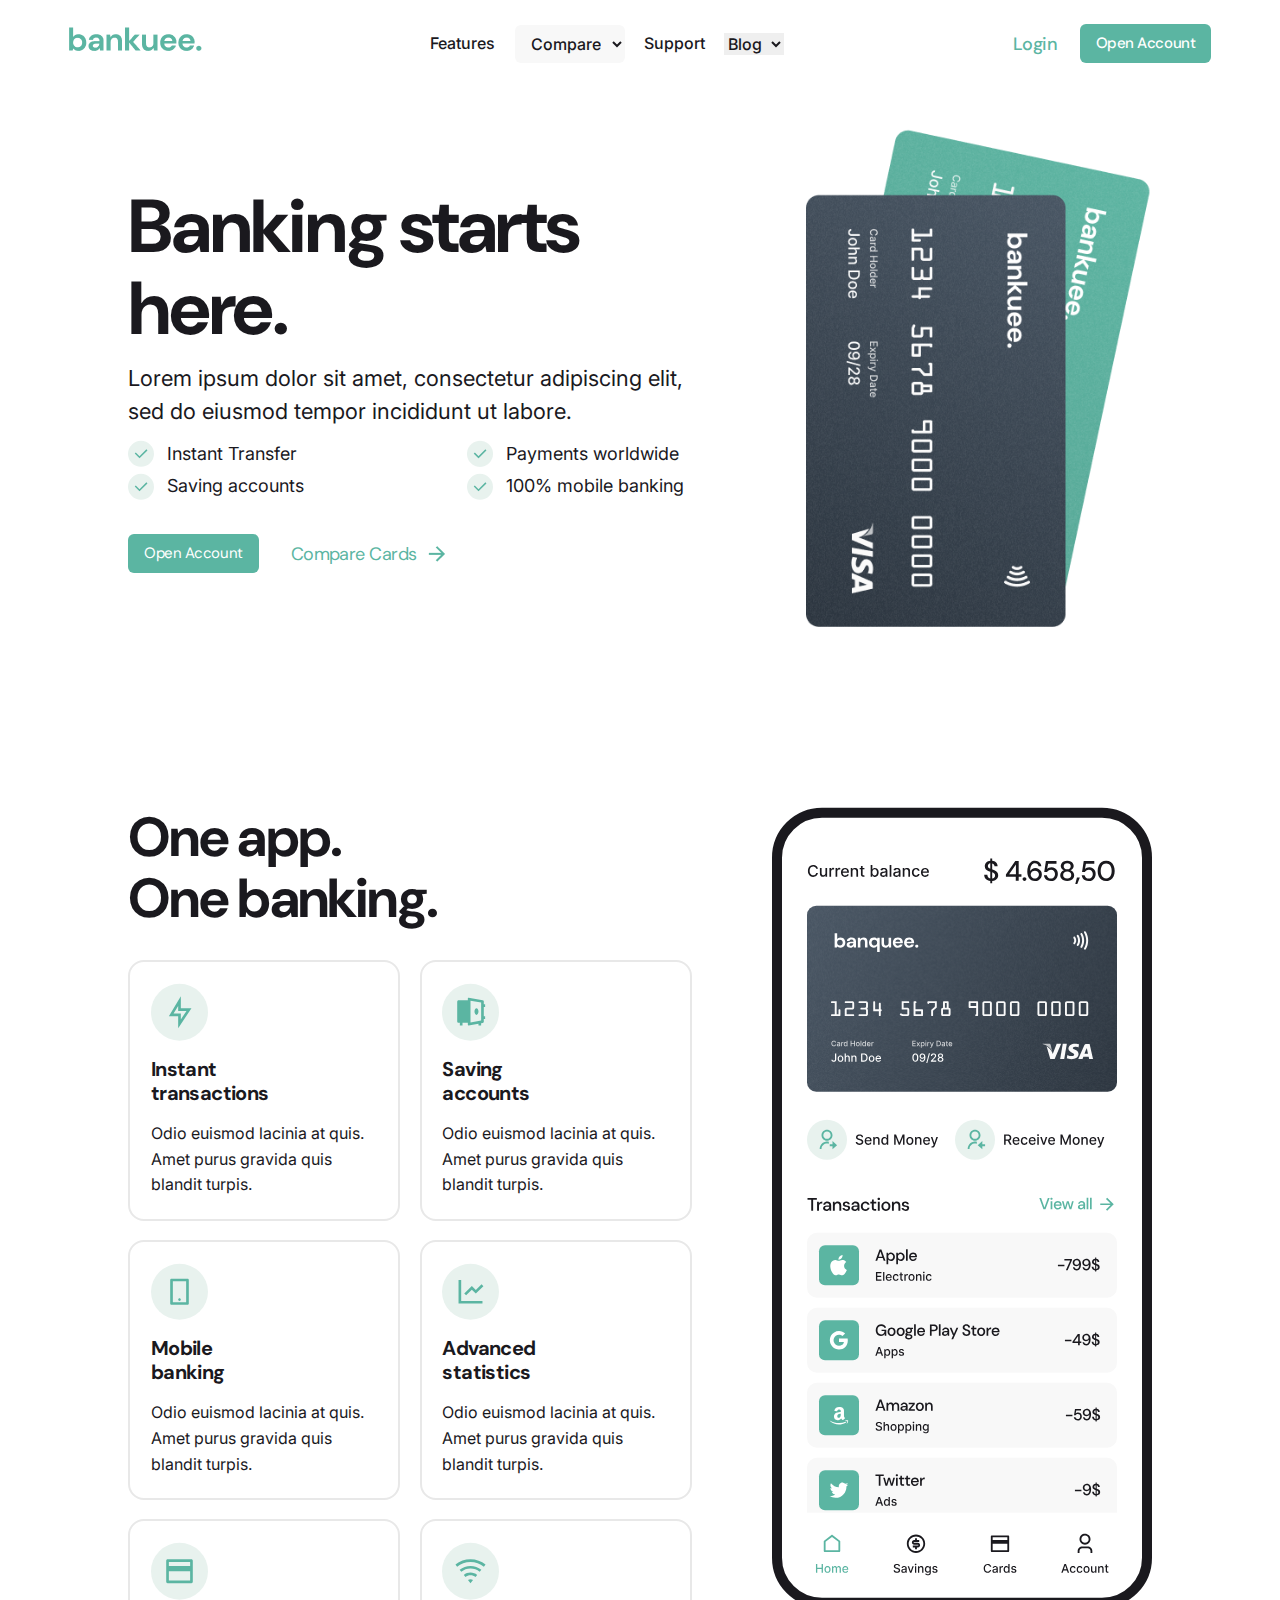
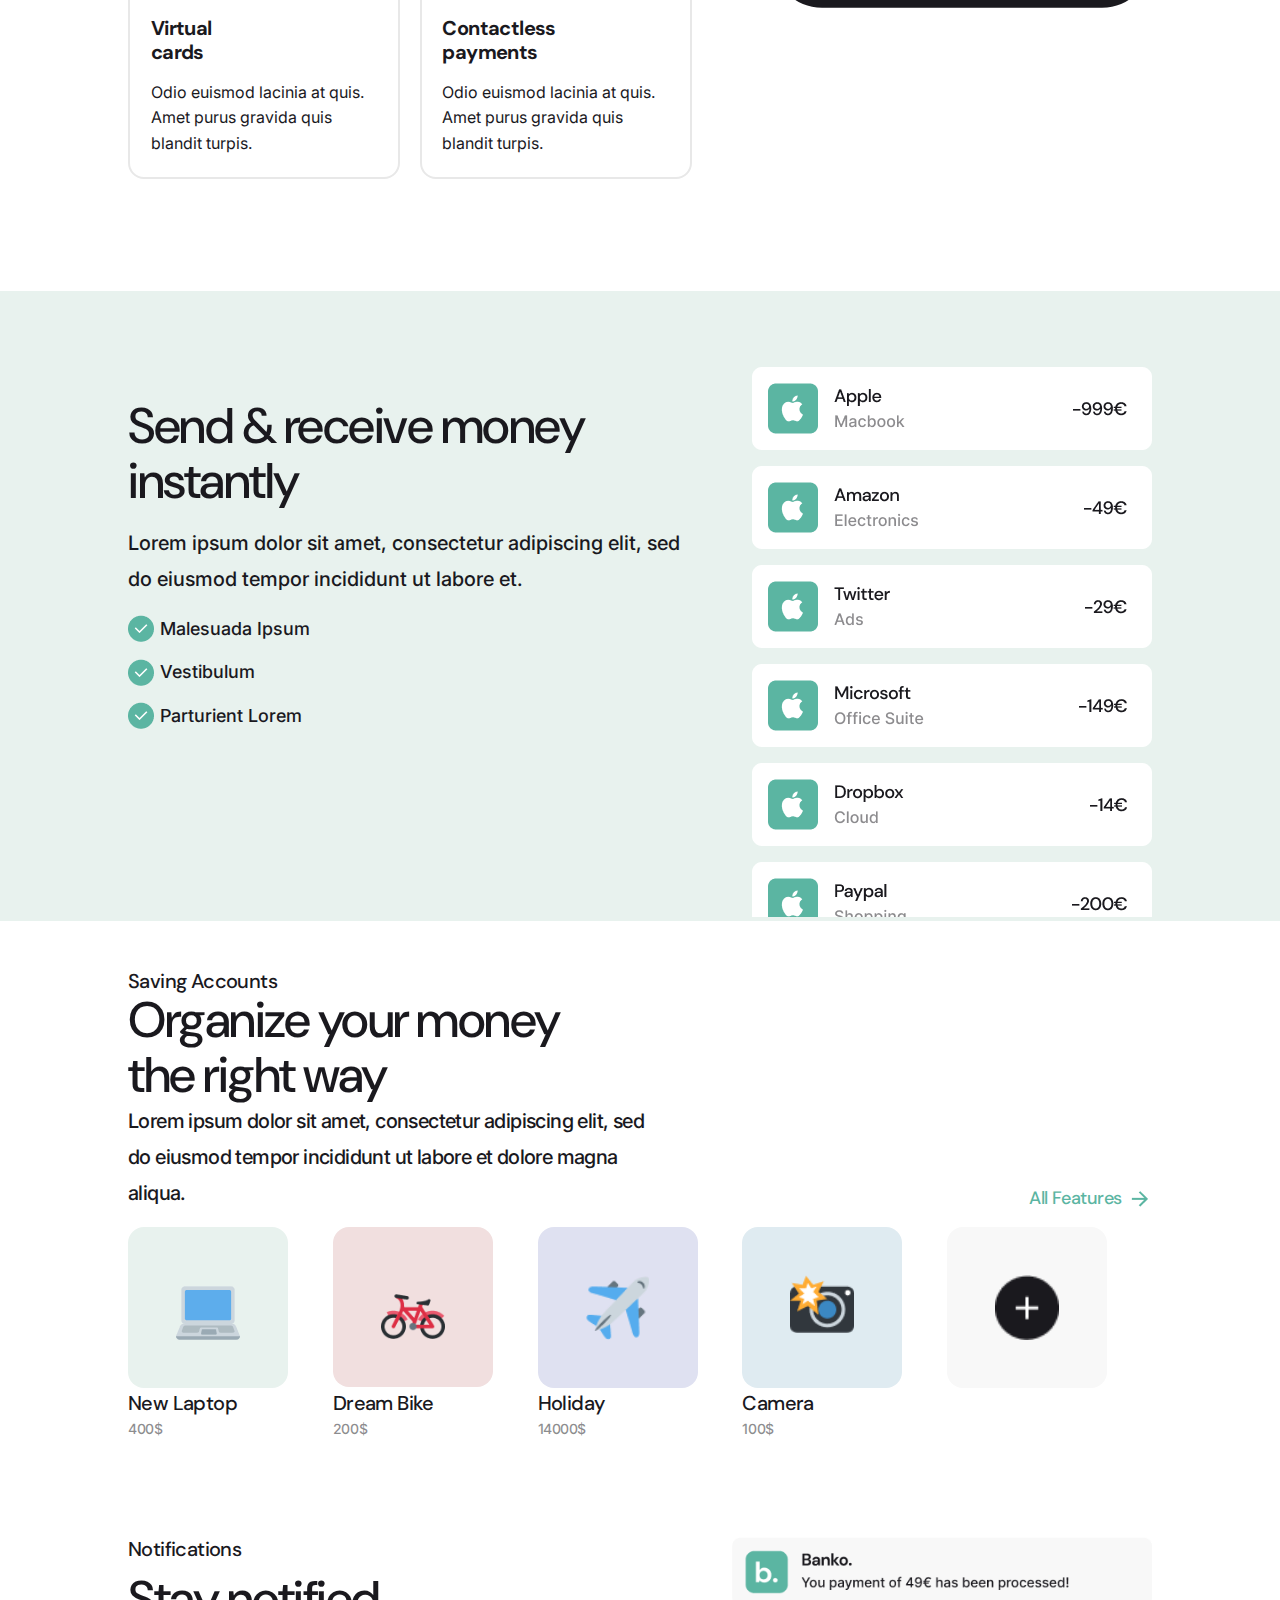
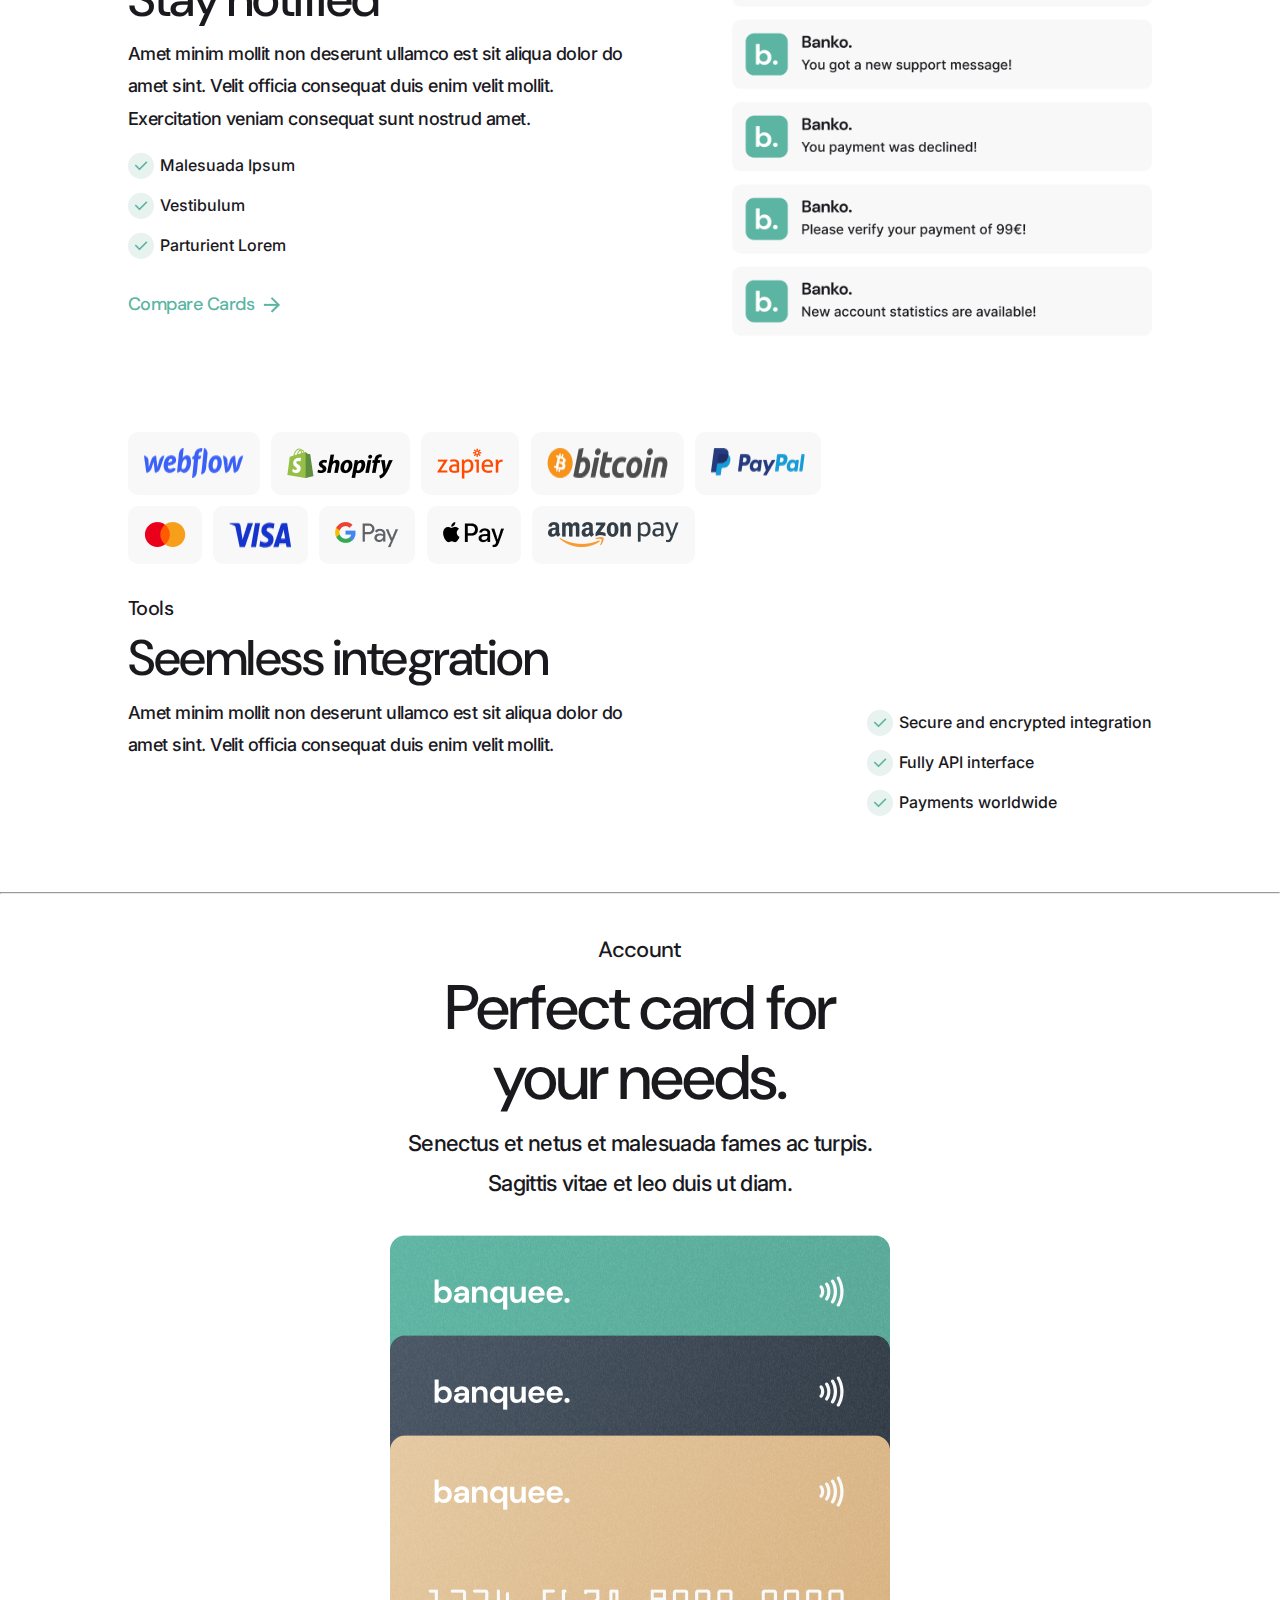
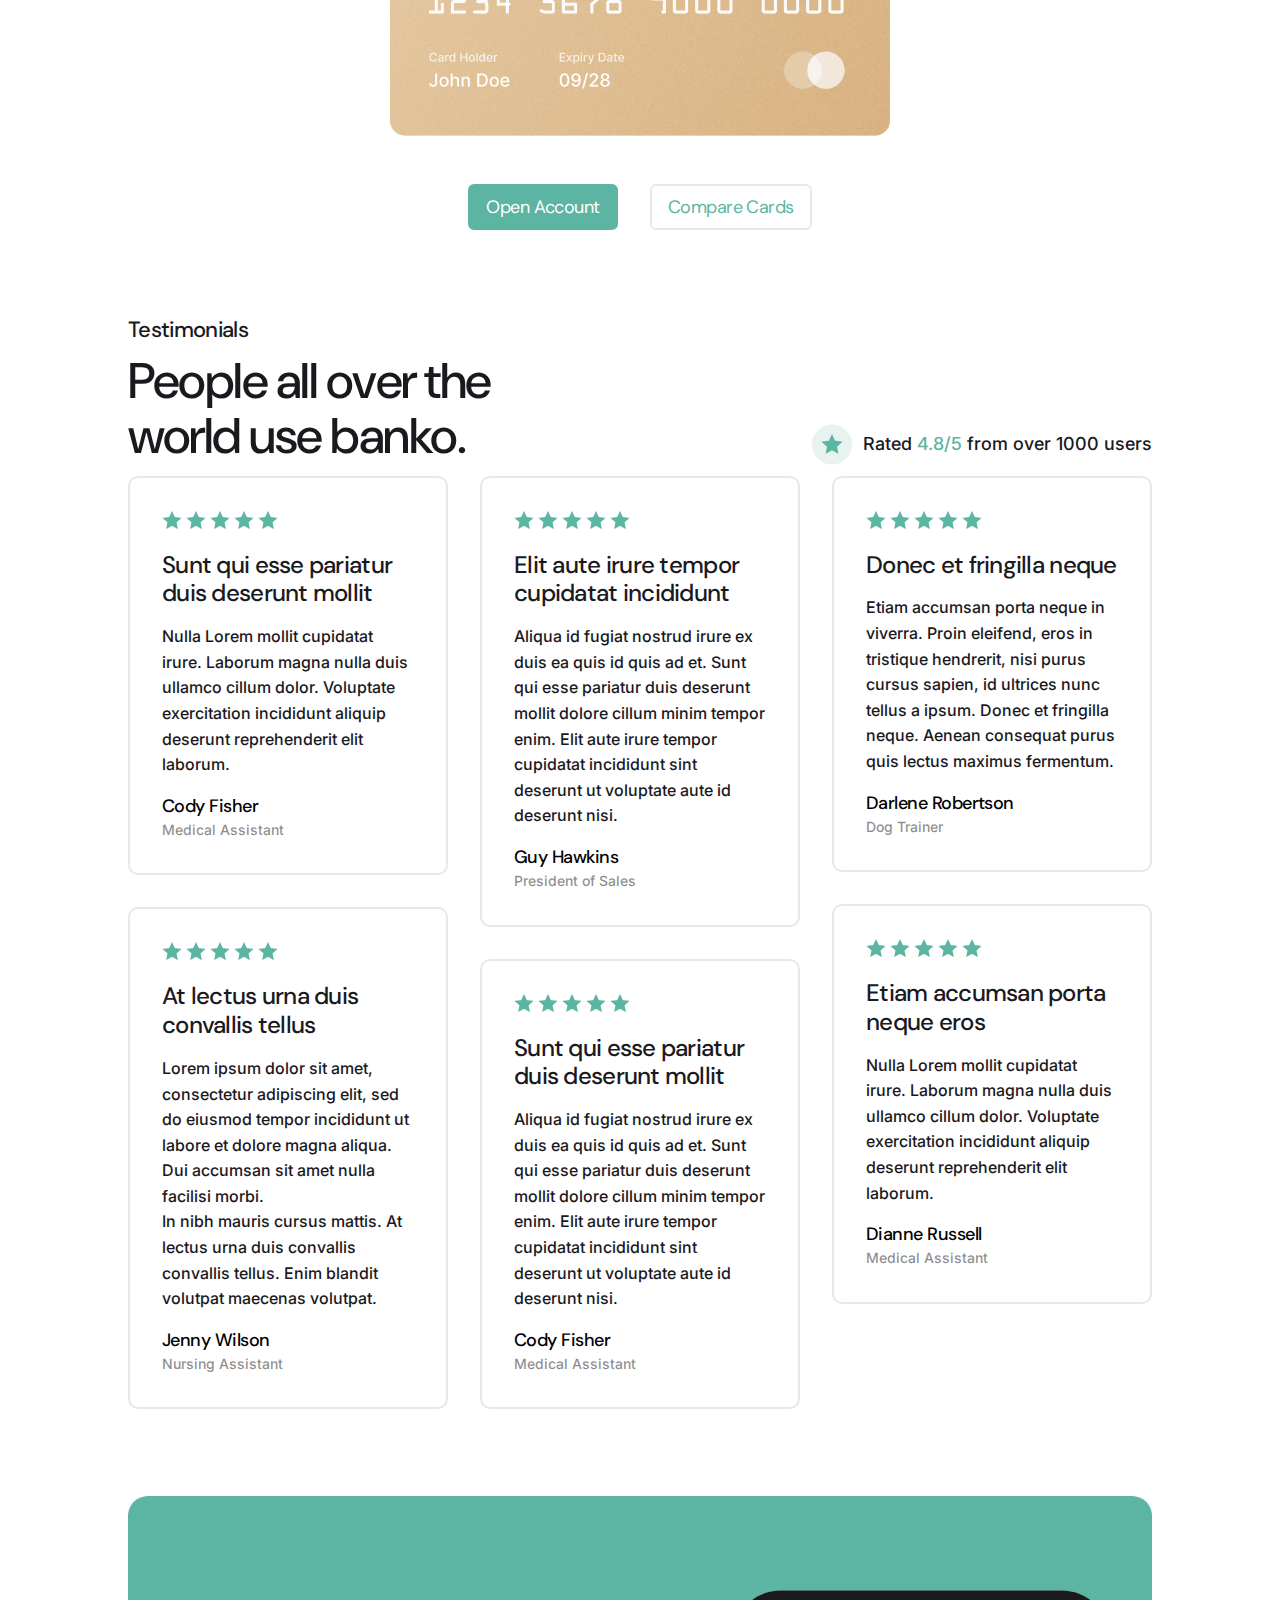
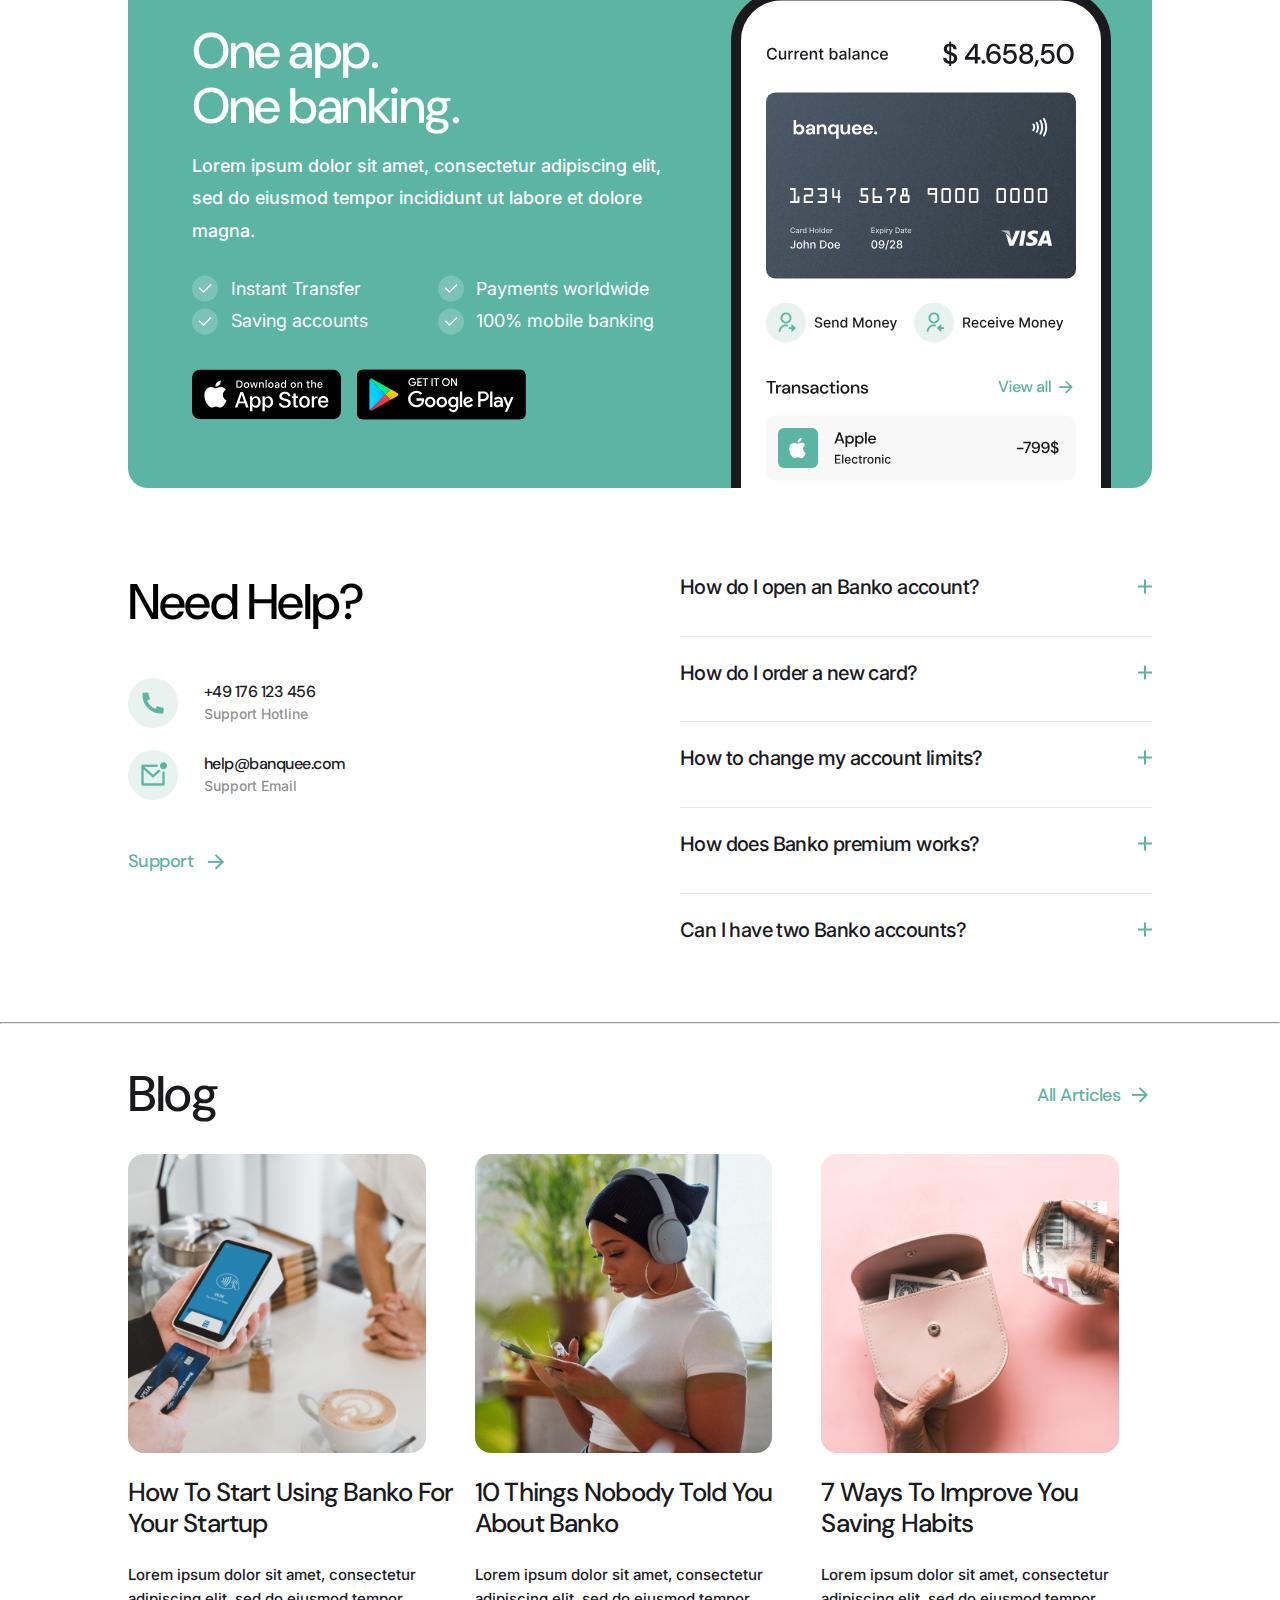
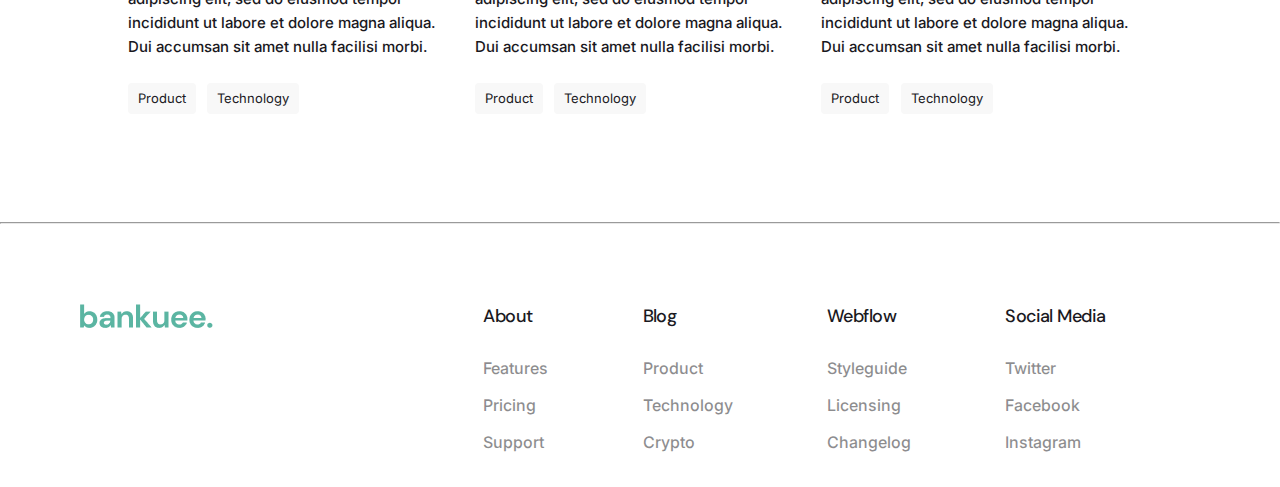
<file: index.html>
<!DOCTYPE html>
<html lang="en">
<head>
    <meta charset="UTF-8">
    <meta http-equiv="X-UA-Compatible" content="IE=edge">
    <meta name="viewport" content="width=device-width, initial-scale=1.0">
    <title>Bankuee</title>
    <link rel="shortcut icon" href="./images/banquee..png" type="image/x-icon">

    <link rel="preconnect" href="https://fonts.googleapis.com"><link rel="preconnect" href="https://fonts.gstatic.com" crossorigin><link href="https://fonts.googleapis.com/css2?family=DM+Sans:wght@400;500;700&family=Inter:wght@300;400;500;600;700;800&display=swap" rel="stylesheet">
    <link rel="stylesheet" href="css/style.css">
</head>
<body>
    <nav>
        <div class="logo">
            <a href="index.html">
            <img src="./images/banquee..png" alt="">
        </a>
        </div>
        <div class="links">
            <a href="feature.html">Features</a>

            <select name="comparison" id="compare">
                <option value="compare">Compare</option>
            
            </select>

            <a href="#">Support</a>

            <select name="blog" id="blog">
                <option value="blog-1">Blog</option>
              
            </select>

            <div class="acc">
                <a href="#" class="log-in">Login</a>
                <a href="#" class="sign-up">Open Account</a>
            </div>
        </div>
        <div class="acc">
            <a href="#" class="log-in">Login</a>
            <a href="#" class="sign-up">Open Account</a>
        </div>

        <a href="javascript:void(0);"  class="menu" id="menu">
            <img src="./images/menu.png">
        </a>
    </nav>

    <main>
     <section class="hero">
        <div class="h-left">
            <h2>Banking starts here.</h2>
            <p>Lorem ipsum dolor sit amet, consectetur adipiscing elit, sed do eiusmod tempor incididunt ut labore.</p>
            <div class="services">
                <div class="one">
                    <img src="./images/s-mark.svg" alt="">
                    Instant Transfer
                </div>
                <div class="one">
                    <img src="./images/service-mark.png" alt="">
                    Payments worldwide
                </div>
                <div class="one">
                    <img src="./images/s-mark.svg" alt="">
                    Saving accounts
                </div>
                <div class="one">
                    <img src="./images/s-mark.svg" alt="">
                    100% mobile banking
                </div>
            </div>

            <div class="buttons">
                <a href="#" class="sign-up">Open Account</a>
                <a href="#">Compare Cards
                    <img src="./images/arrow-right.png" alt="">
                </a>
            </div>
        </div>
        <div class="h-right">
            <img src="./images/cards.png" alt="">
        </div>
     </section>

    <section class="feat">
        <div class="f-left">
            <h2>One app. <br>
                One banking.</h2>
                <div class="all-feature">
                    <div class="two">
                        <img src="./images/badge.svg" alt="">
                        <h3>Instant 
                            transactions</h3>
                        <p>Odio euismod lacinia at quis. Amet purus gravida quis blandit turpis.</p>
                    </div>
                    <div class="two">
                        <img src="./images/account.svg" alt="">
                        <h3>Saving 
                            accounts</h3>
                        <p>Odio euismod lacinia at quis. Amet purus gravida quis blandit turpis.</p>
                    </div>
                    <div class="two">
                        <img src="./images/mobile.svg" alt="">
                        <h3>Mobile
                            banking</h3>
                        <p>Odio euismod lacinia at quis. Amet purus gravida quis blandit turpis.</p>
                    </div>
                    <div class="two">
                        <img src="./images/stats.svg" alt="">
                        <h3>Advanced
                            statistics</h3>
                        <p>Odio euismod lacinia at quis. Amet purus gravida quis blandit turpis.</p>
                    </div>
                    <div class="two">
                        <img src="./images/virtual.svg" alt="">
                        <h3>Virtual 
                            cards</h3>
                        <p>Odio euismod lacinia at quis. Amet purus gravida quis blandit turpis.</p>
                    </div>
                    <div class="two">
                        <img src="./images/wifi.svg" alt="">
                        <h3>Contactless
                            payments</h3>
                        <p>Odio euismod lacinia at quis. Amet purus gravida quis blandit turpis.</p>
                    </div>
                </div>
        </div>
        <div class="f-right">
            <img src="./images/app.svg" alt="">
        </div>
    </section>

    <section class="transaction">
        <div class="t-left">
            <h2>Send & receive money instantly</h2>
            <p>Lorem ipsum dolor sit amet, consectetur adipiscing elit, sed do eiusmod tempor incididunt ut labore et.</p>
            <div class="transact">
                <div class="three">
                    <img src="./images/t-mark.png" alt="">
                    Malesuada Ipsum
                </div>
                <div class="three">
                    <img src="./images/t-mark.png" alt="">
                    Vestibulum
                </div>
                <div class="three">
                    <img src="./images/t-mark.png" alt="">
                    Parturient Lorem
                </div>
            </div>
        </div>
        <div class="t-right">
            <img src="./images/transactions.png" alt="">
        </div>
    </section>

    <section class="savings">
        <div class="s-top">
            <div class="s-left">
                <h3>Saving Accounts</h3>
                <h2>Organize your money the right way</h2>
                <p>Lorem ipsum dolor sit amet, consectetur adipiscing elit, sed do eiusmod tempor incididunt ut labore et dolore magna aliqua.</p>
            </div>

            <div class="s-right">
                <div class="empty"></div>
                <a href="feature.html">
                    All Features
                    <img src="./images/arrow-right.png" alt="">
                </a>
            </div>
        </div>

        <div class="s-down">
            <div class="s-list">
                <div class="four laptop">
                    <img src="./images/laptop.png" alt="">
                    <p class="title">New Laptop</p>
                    <p class="save">400$</p>
                </div>

                <div class="four bike">
                    <img src="./images/bicycle.png" alt="">
                    <p class="title">Dream Bike</p>
                    <p class="save">200$</p>
                </div>

                <div class="four plane">
                    <img src="./images/airplane.png" alt="">
                    <p class="title">Holiday</p>
                    <p class="save">14000$</p>
                </div>
                
                <div class="four camera">
                    <img src="./images/camera-with-flash.png" alt="">
                    <p class="title">Camera</p>
                    <p class="save">100$</p>
                </div>
                <div class="four new">
                    <img src="./images/add.png" alt="">
                    <p class="title"></p>
                    <p class="save"></p>
                </div>
            </div>
        </div>
    </section>

    <section class="notification">
        <div class="n-left">
            <h3>Notifications</h3>
            <h2>Stay notified</h2>
            <p>Amet minim mollit non deserunt ullamco est sit aliqua dolor do amet sint. Velit officia consequat duis enim velit mollit. Exercitation veniam consequat sunt nostrud amet.</p>
            <div class="transact">
                <div class="three">
                    <img src="./images/service-mark.png" alt="">
                    Malesuada Ipsum
                </div>
                <div class="three">
                    <img src="./images/service-mark.png" alt="">
                    Vestibulum
                </div>
                <div class="three">
                    <img src="./images/service-mark.png" alt="">
                    Parturient Lorem
                </div>
            </div>

            <a href="#">Compare Cards
                <img src="./images/arrow-right.png" alt="">
            </a>
        </div>
        <div class="n-right">
            <img src="./images/grid.png" alt="">
        </div>
    </section>


    <section class="tools">
            <div class="t-top">
                <div class="partners">
                    <img src="./images/logo-1.png" alt="">
                    <img src="./images/logo-2.png" alt="">
                    <img src="./images/logo-3.png" alt="">
                    <img src="./images/logo-4.png" alt="">
                    <img src="./images/logo-5.png" alt="">
                        <img src="./images/logo-6.png" alt="">
                        <img src="./images/logo-7.png" alt="">
                        <img src="./images/logo-8.png" alt="">
                        <img src="./images/logo-9.png" alt="">
                        <img src="./images/logo-10.png" alt="">
                </div>
                <div class="empty-space"></div>
            </div>
            <div class="t-down">
            <div class="tleft">
                <h3>Tools</h3>
                <h2>Seemless
                    integration</h2>
                <p>Amet minim mollit non deserunt ullamco est sit aliqua dolor do amet sint. Velit officia consequat duis enim velit mollit.</p>
            </div>
            <div class="tright">
                <div class="t-empty"></div>
                <div class="transact">
                    <div class="three">
                        <img src="./images/service-mark.png" alt="">
                        Secure and encrypted integration
                    </div>
                    <div class="three">
                        <img src="./images/service-mark.png" alt="">
                        Fully API interface
                    </div>
                    <div class="three">
                        <img src="./images/service-mark.png" alt="">
                        Payments worldwide
                    </div>
                </div>
            </div>
        </div>
    </section>

    <hr>

    <section class="cards">
        <div class="c-word">
            <h3>Account</h3>
            <h2>Perfect card 
                for your needs.</h2>
                <p>Senectus et netus et malesuada fames ac turpis. 
                    Sagittis vitae et leo duis ut diam.</p>
        </div>
        <img src="./images/tool-cards.png" alt="">
        <div class="c-button">
            <a href="#" class="sign-up">Open Account</a>
                <a href="#">Compare Cards</a>
        </div>
    </section>

    <section class="testimonials">
        <div class="top-box">
            <div class="top-left">
                <h3>Testimonials</h3>
                <h2>People all over the world use banko.</h2>
            </div>
            <div class="top-right">
                <img src="./images/star.png" alt="">
               <p> Rated <span>4.8/5</span> from over 1000 users</p>
            </div>
        </div>

        <div class="bottom-box">
            <div class="six">
                <div class="rate">
                    <img src="./images/rating.png" alt="">
                </div>
                <p class="r-title">Sunt qui esse pariatur duis deserunt mollit </p>
                <p class="r-xp">Nulla Lorem mollit cupidatat irure. Laborum magna nulla duis ullamco cillum dolor. Voluptate exercitation incididunt aliquip deserunt reprehenderit elit laborum. </p>
             
                <div class="customers">
                <p class="r-author">Cody Fisher</p>
                <p class="r-position">Medical Assistant</p>
            </div>
            </div>

            <div class="six">
                <div class="rate">
                    <img src="./images/rating.png" alt="">
                </div>
                <p class="r-title">At lectus urna duis convallis tellus </p>
                <p class="r-xp">Lorem ipsum dolor sit amet, consectetur adipiscing elit, sed do eiusmod tempor incididunt ut labore et dolore magna aliqua. Dui accumsan sit amet nulla facilisi morbi.
                      <br>
                    In nibh mauris cursus mattis. At lectus urna duis convallis convallis tellus. Enim blandit volutpat maecenas volutpat. </p>
               
                <div class="customers">
                    <p class="r-author">Jenny Wilson</p>
                <p class="r-position">Nursing Assistant</p>
            </div>
            </div>
            <div class="six">
                <div class="rate">
                    <img src="./images/rating.png" alt="">
                </div>
                <p class="r-title">Elit aute irure tempor cupidatat incididunt </p>
                <p class="r-xp">Aliqua id fugiat nostrud irure ex duis ea quis id quis ad et. Sunt qui esse pariatur duis deserunt mollit dolore cillum minim tempor enim. Elit aute irure tempor cupidatat incididunt sint deserunt ut voluptate aute id deserunt nisi. </p>
              
                <div class="customers">
                <p class="r-author">Guy Hawkins</p>
                <p class="r-position">President of Sales</p>
            </div>
            </div>
            <div class="six">
                <div class="rate">
                    <img src="./images/rating.png" alt="">
                </div>
                <p class="r-title">Sunt qui esse pariatur duis deserunt mollit </p>
                <p class="r-xp">Aliqua id fugiat nostrud irure ex duis ea quis id quis ad et. Sunt qui esse pariatur duis deserunt mollit dolore cillum minim tempor enim. Elit aute irure tempor cupidatat incididunt sint deserunt ut voluptate aute id deserunt nisi. </p>
        
                <div class="customers">
                <p class="r-author">Cody Fisher</p>
                <p class="r-position">Medical Assistant</p>
            </div>
            </div>
            <div class="six">
                <div class="rate">
                    <img src="./images/rating.png" alt="">
                </div>
                <p class="r-title">Donec et fringilla neque </p>
                <p class="r-xp">Etiam accumsan porta neque in viverra. Proin eleifend, eros in tristique hendrerit, nisi purus cursus sapien, id ultrices nunc tellus a ipsum. Donec et fringilla neque. Aenean consequat purus quis lectus maximus fermentum. </p>
           
                <div class="customers">
                <p class="r-author">Darlene Robertson</p>
                <p class="r-position">Dog Trainer</p>
            </div>
            </div>
            <div class="six">
                <div class="rate">
                    <img src="./images/rating.png" alt="">
                </div>
                <p class="r-title">Etiam accumsan porta neque eros </p>
                <p class="r-xp">Nulla Lorem mollit cupidatat irure. Laborum magna nulla duis ullamco cillum dolor. Voluptate exercitation incididunt aliquip deserunt reprehenderit elit laborum.  </p>
           
                <div class="customers">
                <p class="r-author">Dianne Russell</p>
                <p class="r-position">Medical Assistant</p>
            </div>
            </div>
        </div>
    </section>

    <section class="cta">
        <div class="cta-left">
            <h2>One app. <br>
                One banking.</h2>
            <p>Lorem ipsum dolor sit amet, consectetur adipiscing elit, sed do eiusmod tempor incididunt ut labore et dolore magna.</p>
            <div class="services">
                    <div class="one">
                        <img src="./images/cta-mark.png" alt="">
                        Instant Transfer
                    </div>
                    <div class="one">
                        <img src="./images/cta-mark.png" alt="">
                        Payments worldwide
                    </div>
                    <div class="one">
                        <img src="./images/cta-mark.png" alt="">
                        Saving accounts
                    </div>
                    <div class="one">
                        <img src="./images/cta-mark.png" alt="">
                        100% mobile banking
                    </div>
            </div>

            <div class="cta-buttons">
                <a href="#"><img src="./images/Apple Store.svg" alt=""></a>
                <a href="#"><img src="./images/Google Store.svg" alt=""></a>
            </div>

        </div>
        <div class="cta-right">
            <div class="cta-empty"></div>
            <img src="./images/app-half.svg" alt="">
        </div>
    </section>

    <section class="faq">
        <div class="faq-left">
            <h2>Need Help?</h2>
             <div class="contact">
                <div class="seven">
                    <img src="./images/call.png" alt="">
                    <div class="f-contact">
                     <a href="tel:+49 176 123 456"> +49 176 123 456</a>
                      <p>Support Hotline</p>
                    </div>
                </div>
                <div class="seven">
                    <img src="./images/mail.png" alt="">
                    <div class="f-contact">
                       <a href="mailto: help@banquee.com"> help@banquee.com</a>
                        <p>Support Email</p>
                    </div>
                </div>
             </div>

             <a href="#" class="support">Support
                <img src="./images/arrow-right.png" alt="">
             </a>
        </div>

        <div class="faq-right">
            <div class="eight">
            <div class="faq-top question">
            <p>How do I open an Banko account?</p>
          
        </div>
        <div class="answer">Lorem ipsum dolor sit amet, consectetur adipiscing elit, sed do eiusmod tempor incididunt ut labore et dolore magna aliqua. Dui accumsan sit amet nulla facilisi morbi. Eget gravida cum sociis natoque penatibus et magnis dis parturient.</div>
        </div>

        <div class="eight">
            <div class="faq-top question">
            <p>How do I order a new card?</p>
          
        </div>
        <div class="answer">Lorem ipsum dolor sit amet, consectetur adipiscing elit, sed do eiusmod tempor incididunt ut labore et dolore magna aliqua. Dui accumsan sit amet nulla facilisi morbi. Eget gravida cum sociis natoque penatibus et magnis dis parturient.</div>
        </div>

        <div class="eight">
            <div class="faq-top question">
            <p>How to change my account limits?</p>
          
        </div>
        <div class="answer">Lorem ipsum dolor sit amet, consectetur adipiscing elit, sed do eiusmod tempor incididunt ut labore et dolore magna aliqua. Dui accumsan sit amet nulla facilisi morbi. Eget gravida cum sociis natoque penatibus et magnis dis parturient.</div>
        </div>

        <div class="eight">
            <div class="faq-top question">
            <p>How does Banko premium works?</p>
          
        </div>
        <div class="answer">Lorem ipsum dolor sit amet, consectetur adipiscing elit, sed do eiusmod tempor incididunt ut labore et dolore magna aliqua. Dui accumsan sit amet nulla facilisi morbi. Eget gravida cum sociis natoque penatibus et magnis dis parturient.</div>
        </div>

        <div class="eight">
            <div class="faq-top question" >
            <p >Can I have two Banko accounts?</p>
          
        </div>
        <div class="answer">Lorem ipsum dolor sit amet, consectetur adipiscing elit, sed do eiusmod tempor incididunt ut labore et dolore magna aliqua. Dui accumsan sit amet nulla facilisi morbi. Eget gravida cum sociis natoque penatibus et magnis dis parturient.</div>
        </div>

        </div>
    </section>

    <hr>

    <section class="blog">
       <div class="blog-top">
        <h2>Blog</h2>
        <a href="#">All Articles
            <img src="./images/arrow-right.png" alt="">
        </a>
       </div>
       <div class="blog-posts">
        <div class="post">
            <img src="./images/blog-1.png" alt="">
            <p class="blog-title">How To Start Using Banko For Your Startup</p>
            <p class="blog-intro">Lorem ipsum dolor sit amet, consectetur adipiscing elit, sed do eiusmod tempor incididunt ut labore et dolore magna aliqua. Dui accumsan sit amet nulla facilisi morbi.</p>
            <div class="categories">
                <a href="#">Product</a>
                <a href="#">Technology</a>

            </div>
        </div>

        <div class="post">
            <img src="./images/blog-2.png" alt="">
            <p class="blog-title">10 Things Nobody Told You About Banko</p>
            <p class="blog-intro">Lorem ipsum dolor sit amet, consectetur adipiscing elit, sed do eiusmod tempor incididunt ut labore et dolore magna aliqua. Dui accumsan sit amet nulla facilisi morbi.</p>
            <div class="categories">
                <a href="#">Product</a>
                <a href="#">Technology</a>

            </div>
        </div>

        <div class="post">
            <img src="./images/blog-3.png" alt="">
            <p class="blog-title">7 Ways To Improve You Saving Habits</p>
            <p class="blog-intro">Lorem ipsum dolor sit amet, consectetur adipiscing elit, sed do eiusmod tempor incididunt ut labore et dolore magna aliqua. Dui accumsan sit amet nulla facilisi morbi.</p>
            <div class="categories">
                <a href="#">Product</a>
                <a href="#">Technology</a>

            </div>
        </div>
       </div>
    </section>
    </main>
    
    <hr>
    <footer>
        
        <div class="foot-logo">
            <img src="./images/banquee..png" alt="">
        </div>
        <div class="foot-sides">
            <div class="nine">
                <h4>About</h4>
                
                <a href="#">Features</a>
                <a href="#">Pricing</a>
                <a href="#">Support</a>
            </div>

            <div class="nine">
                <h4>Blog</h4>
                
                <a href="#">Product</a>
                <a href="#">Technology</a>
                <a href="#">Crypto</a>
            </div>

            <div class="nine">
                <h4>Webflow</h4>
                
                <a href="#">Styleguide</a>
                <a href="#">Licensing</a>
                <a href="#">Changelog</a>
            </div>

            <div class="nine">
                <h4>Social Media</h4>
                
                <a href="#">Twitter</a>
                <a href="#">Facebook</a>
                <a href="#">Instagram</a>
            </div>
        </div>
    </footer>
    <script src="script.js"></script>
</body>


</html>
</file>
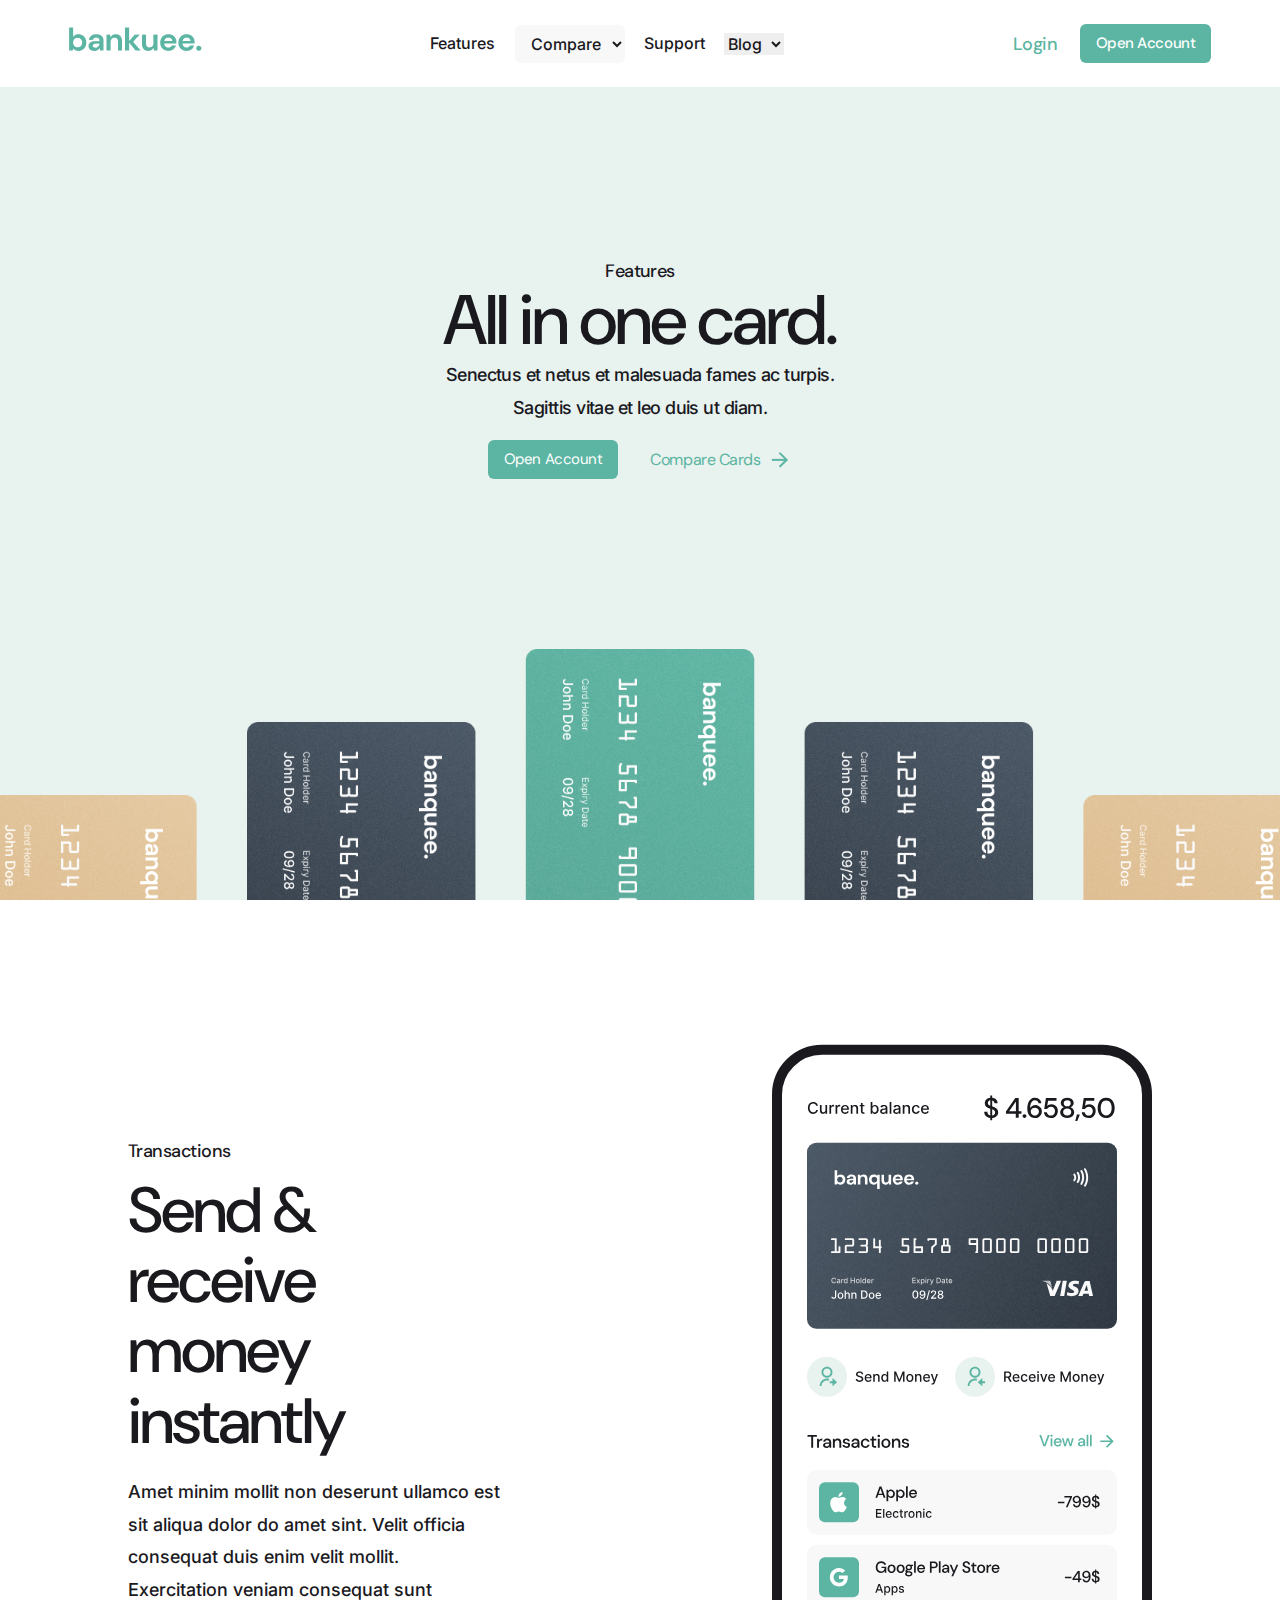
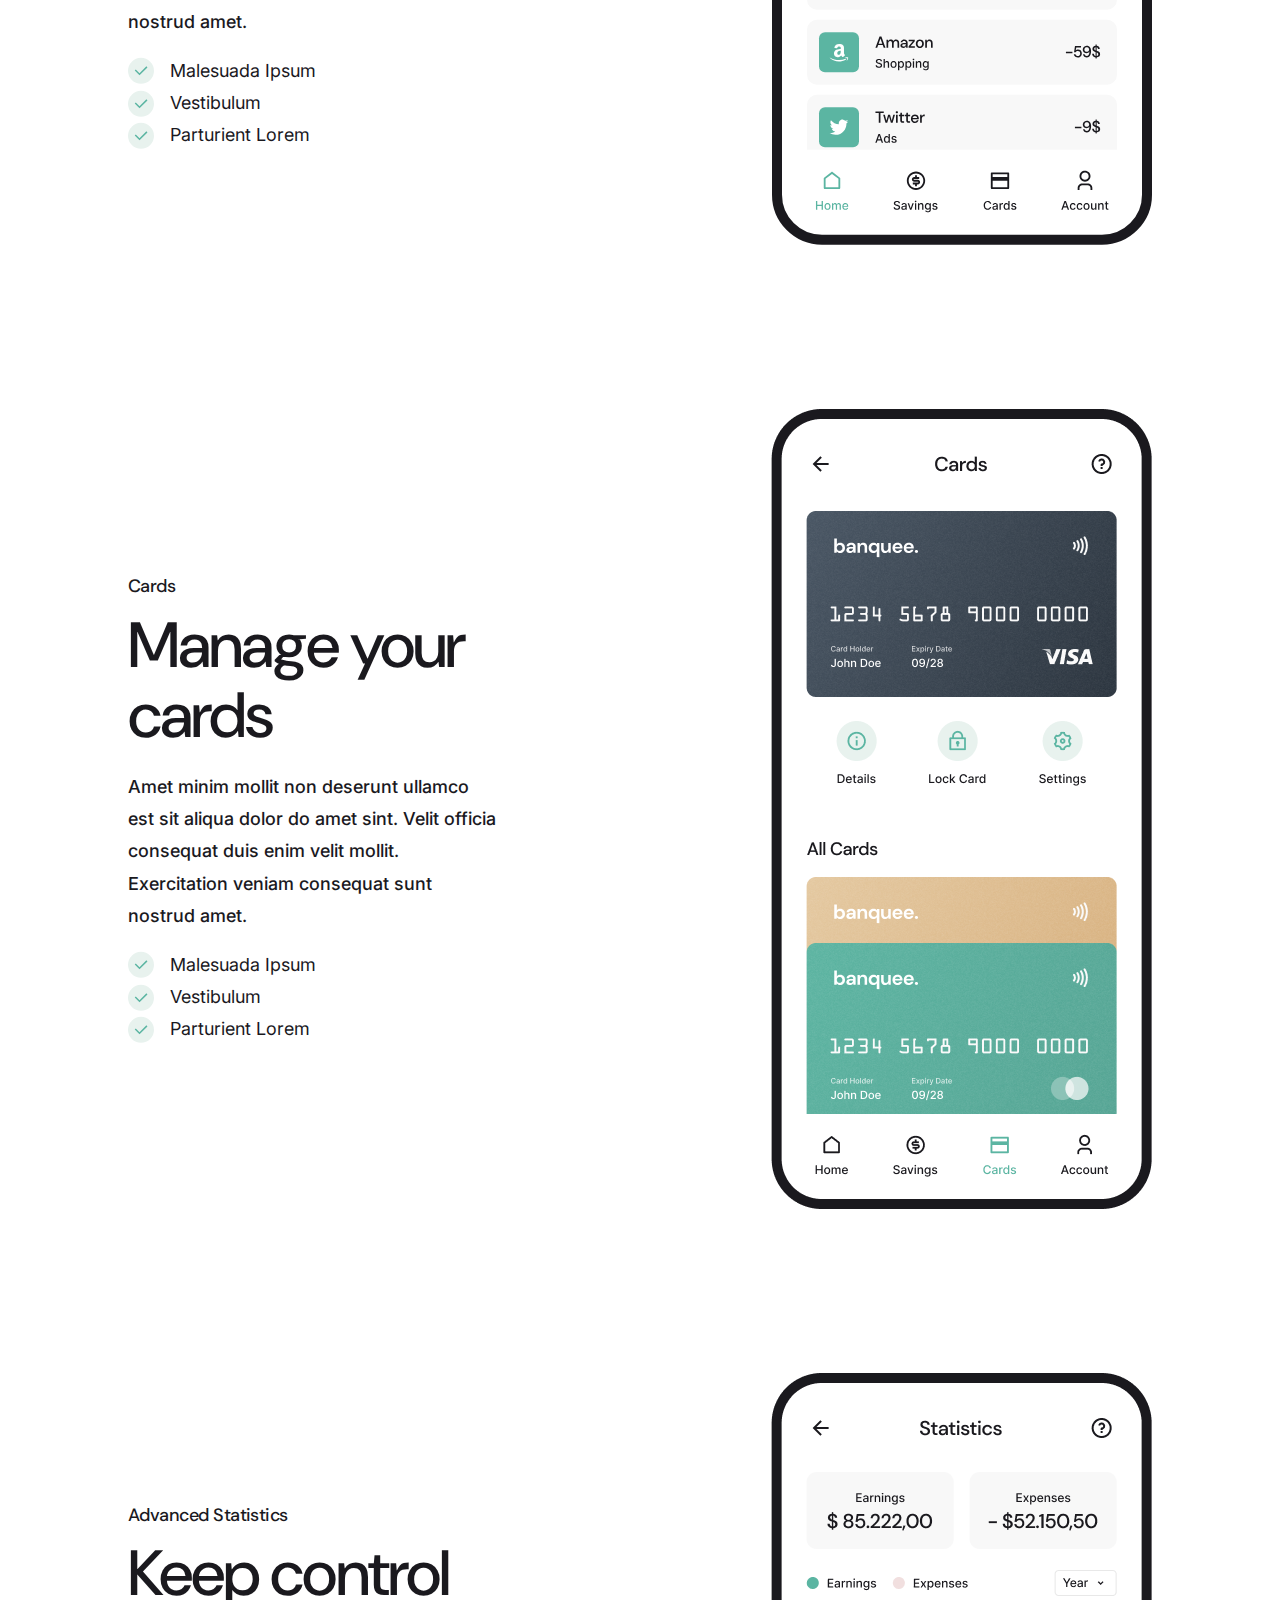
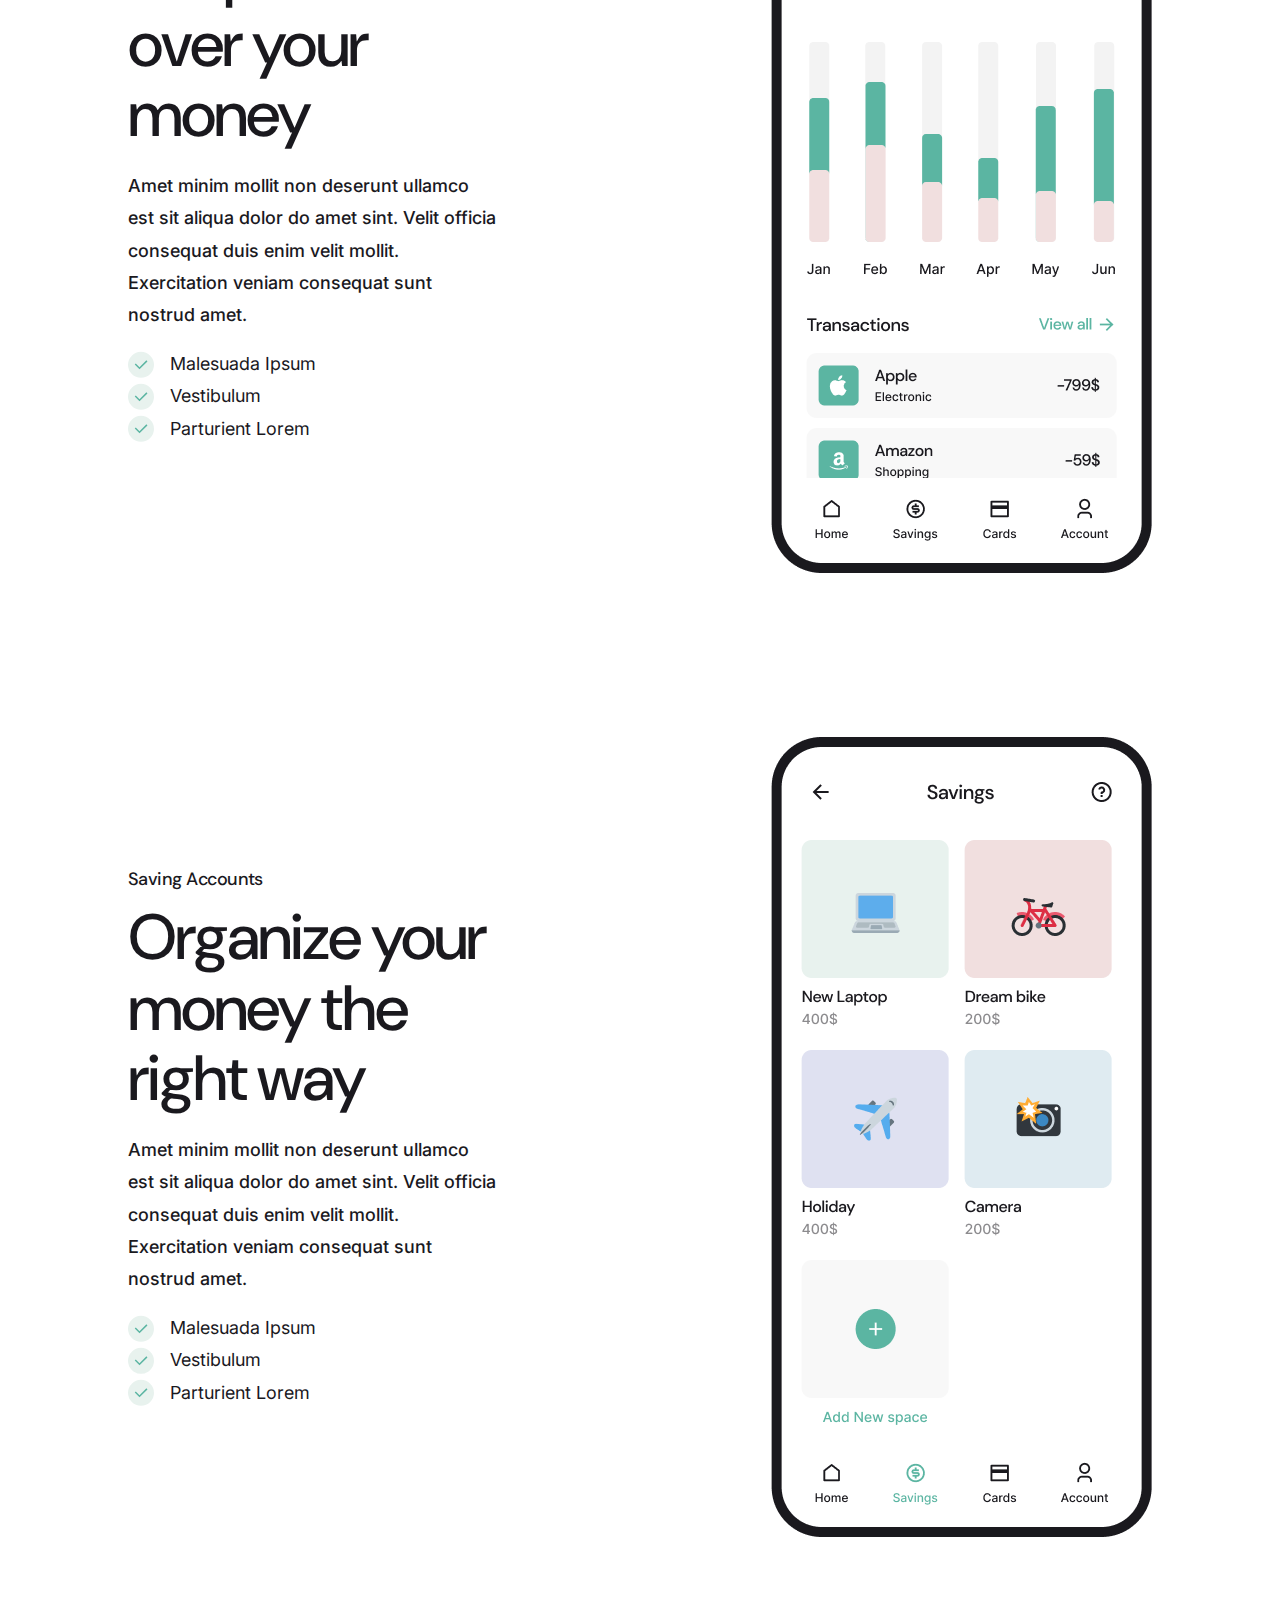
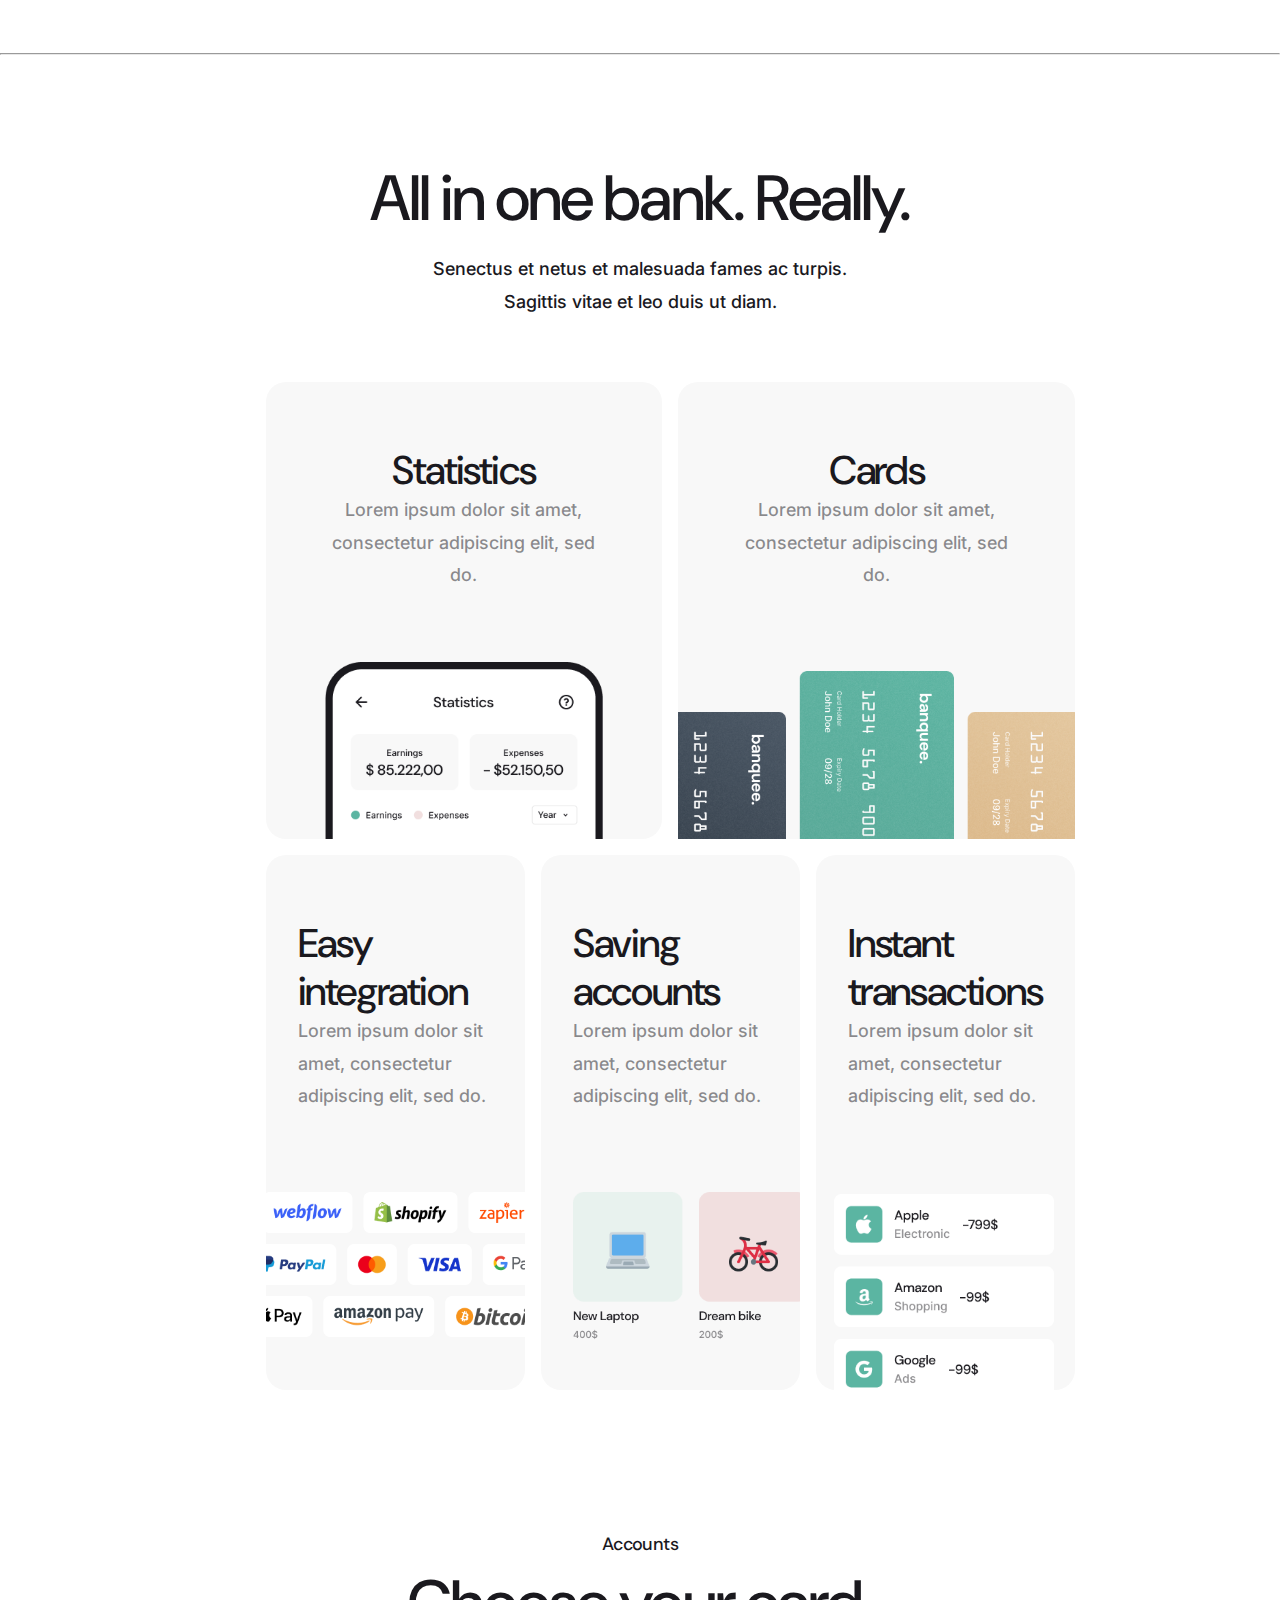
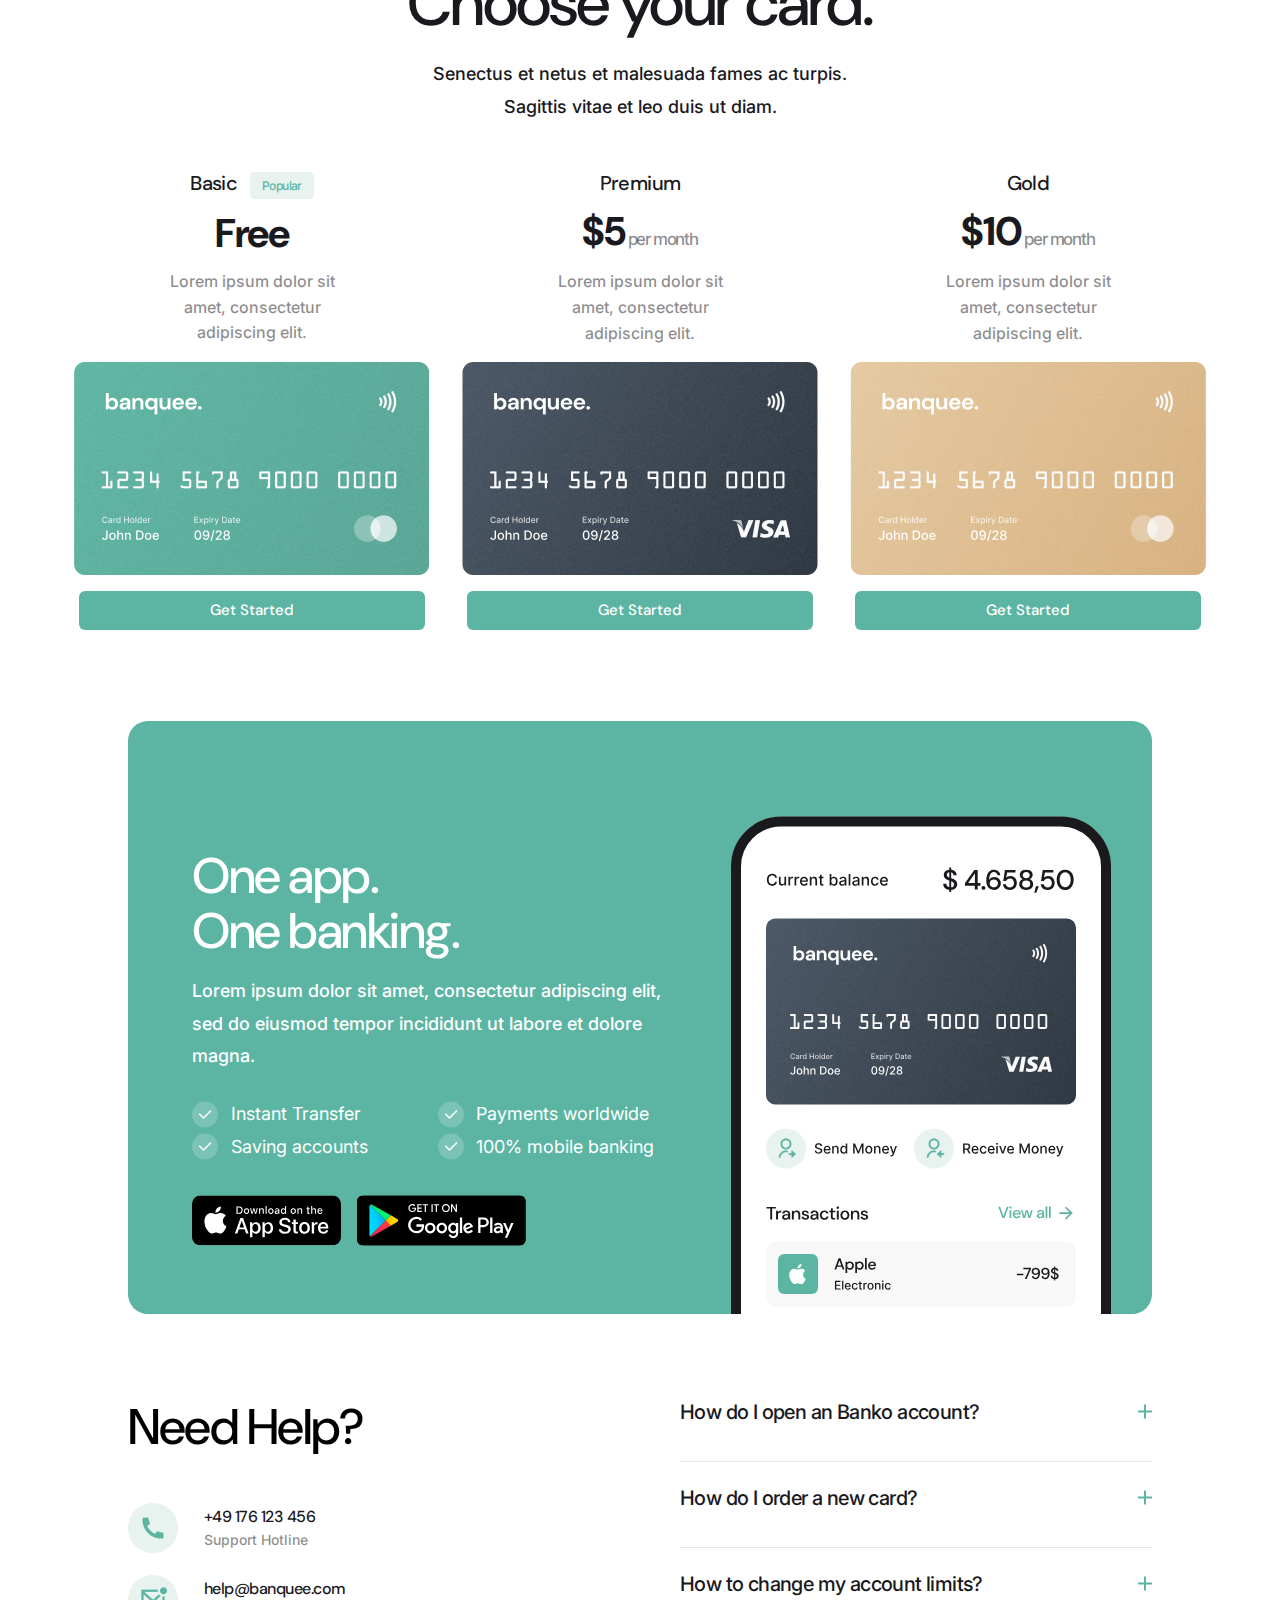
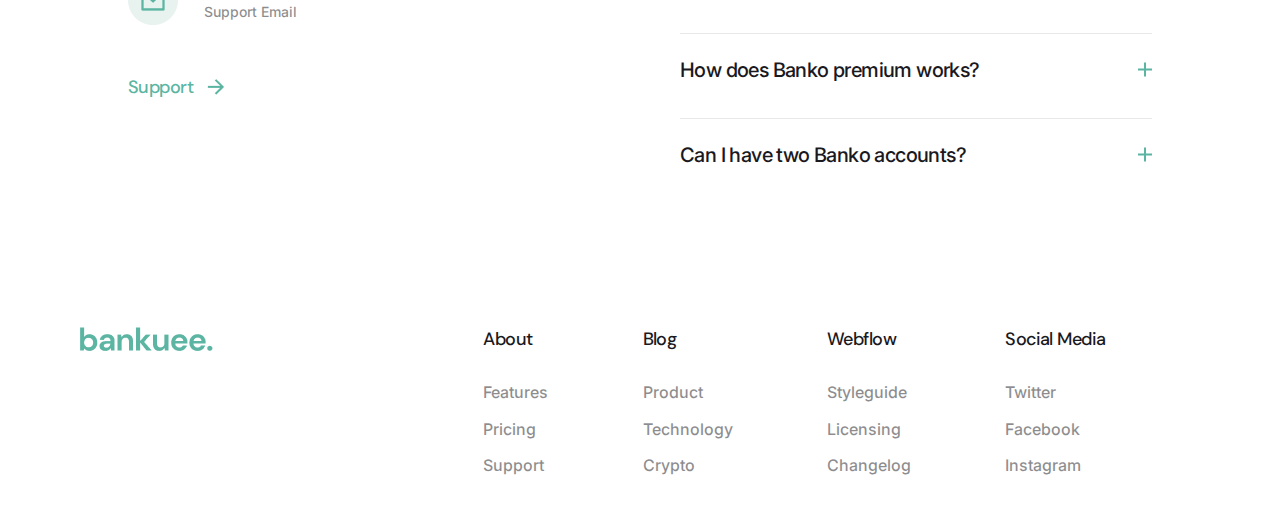
<file: feature.html>
<!DOCTYPE html>
<html lang="en">
<head>
    <meta charset="UTF-8">
    <meta name="viewport" content="width=device-width, initial-scale=1.0">
    <title>Bankuee</title>
    <link rel="shortcut icon" href="./images/banquee..png" type="image/x-icon">

    <link rel="preconnect" href="https://fonts.googleapis.com"><link rel="preconnect" href="https://fonts.gstatic.com" crossorigin><link href="https://fonts.googleapis.com/css2?family=DM+Sans:wght@400;500;700&family=Inter:wght@300;400;500;600;700;800&display=swap" rel="stylesheet">
    <link rel="stylesheet" href="css/style.css">
</head>
<body>
    <nav>
        <div class="logo">
            <a href="index.html">
            <img src="./images/banquee..png" alt="">
        </a>
        </div>
        <div class="links">
            <a href="feature.html">Features</a>

            <select name="comparison" id="compare">
                <option value="compare">Compare</option>
            
            </select>

            <a href="#">Support</a>

            <select name="blog" id="blog">
                <option value="blog-1">Blog</option>
              
            </select>

            <div class="acc">
                <a href="#" class="log-in">Login</a>
                <a href="#" class="sign-up">Open Account</a>
            </div>
        </div>
        <div class="acc">
            <a href="#" class="log-in">Login</a>
            <a href="#" class="sign-up">Open Account</a>
        </div>

        <a href="javascript:void(0);"  class="menu" id="menu">
            <img src="./images/menu.png">
        </a>
    </nav>

    <main>
       <section class="hero-f">
       <div class="f-begin">
        <h4>Features</h4>
        <h1>All in one card.</h1>
        <p>Senectus et netus et malesuada fames ac turpis.</p> 
            <p>Sagittis vitae et leo duis ut diam.</p>
            <div class="buttons">
                <a href="#" class="sign-up">Open Account</a>
                <a href="#">Compare Cards
                    <img src="./images/arrow-right.png" alt="">
                </a>
            </div>
       </div>
       <div class="hero-f-image">
        <img src="./images/cards-feature.png" alt="line of cards">
    </div>
       </section>
       <section class="f-transact">
        <div class="f-transact-left">
            <h4>Transactions</h4>
            <h1>Send & receive money instantly</h1>
            <p>Amet minim mollit non deserunt ullamco est sit aliqua dolor do amet sint. Velit officia consequat duis enim velit mollit. Exercitation veniam consequat sunt nostrud amet.</p>
            <div class="feature-list">
                <div class="l-one">
                    <img src="./images/s-mark.svg" alt="">
                    Malesuada Ipsum
                </div>
                <div class="l-one">
                    <img src="./images/s-mark.svg" alt="">
                    Vestibulum
                </div>
                <div class="l-one">
                    <img src="./images/s-mark.svg" alt="">
                    Parturient Lorem
                </div>
            </div>
        </div>
        <div class="f-transact-right">
            <img src="./images/app.svg" alt="">
        </div>
       </section>

       <section class="f-transact">
        <div class="f-transact-left">
            <h4>Cards</h4>
            <h1>Manage 
                your cards</h1>
                <p>Amet minim mollit non deserunt ullamco est sit aliqua dolor do amet sint. Velit officia consequat duis enim velit mollit. Exercitation veniam consequat sunt nostrud amet.</p>
                <div class="feature-list">
                    <div class="l-one">
                        <img src="./images/s-mark.svg" alt="">
                        Malesuada Ipsum
                    </div>
                    <div class="l-one">
                        <img src="./images/s-mark.svg" alt="">
                        Vestibulum
                    </div>
                    <div class="l-one">
                        <img src="./images/s-mark.svg" alt="">
                        Parturient Lorem
                    </div>
                </div>  
        </div>
        <div class="f-transact-right">
            <img src="./images/feat-cards.png" alt="">
        </div>
       </section>

       <section class="f-transact">
        <div class="f-transact-left">
            <h4>Advanced Statistics</h4>
            <h1>Keep control 
                over your money</h1>
                <p>Amet minim mollit non deserunt ullamco est sit aliqua dolor do amet sint. Velit officia consequat duis enim velit mollit. Exercitation veniam consequat sunt nostrud amet.</p>
                <div class="feature-list">
                    <div class="l-one">
                        <img src="./images/s-mark.svg" alt="">
                        Malesuada Ipsum
                    </div>
                    <div class="l-one">
                        <img src="./images/s-mark.svg" alt="">
                        Vestibulum
                    </div>
                    <div class="l-one">
                        <img src="./images/s-mark.svg" alt="">
                        Parturient Lorem
                    </div>
                </div>    
        </div>
        <div class="f-transact-right">
            <img src="./images/feat-stats.png" alt="">
        </div>
       </section>

        <section class="f-transact">
        <div class="f-transact-left">
            <h4>Saving Accounts</h4>
            <h1>Organize your money the right way</h1>
            <p>Amet minim mollit non deserunt ullamco est sit aliqua dolor do amet sint. Velit officia consequat duis enim velit mollit. Exercitation veniam consequat sunt nostrud amet.</p>
            <div class="feature-list">
                <div class="l-one">
                    <img src="./images/s-mark.svg" alt="">
                    Malesuada Ipsum
                </div>
                <div class="l-one">
                    <img src="./images/s-mark.svg" alt="">
                    Vestibulum
                </div>
                <div class="l-one">
                    <img src="./images/s-mark.svg" alt="">
                    Parturient Lorem
                </div>
            </div>  
        </div>
        <div class="f-transact-right">
            <img src="./images/feat-save.png" alt="">
        </div>
       </section>
       <hr>
       <section class="bank-grid"> 
             <div class="bk-top">
                <h1>All in one bank. Really.</h1>
                <p>Senectus et netus et malesuada fames ac turpis.</p>
                <p> Sagittis vitae et leo duis ut diam.</p>
             </div>
             <div class="bk-bottom">
                <div class="grid-item item1">
                   
                      <div class="item-word">
                        <h2>Statistics</h2>
                        <p>Lorem ipsum dolor sit amet, consectetur adipiscing elit, sed do.</p></div>
                        <img src="./images/app-half-stat.png" alt="">
                    </div>
                    
                    <div class="grid-item item2">
                      <div class="item-word">
                        <h2>Cards</h2>
                        <p>Lorem ipsum dolor sit amet, consectetur adipiscing elit, sed do.</p></div>
                        <img src="./images/cards-half.png" alt="" >
                    </div>
                           
                <div class="grid-item item3">
                   
                      <div class="item-word">
                        <h2>Easy 
                            integration</h2>
                        <p>Lorem ipsum dolor sit amet, consectetur adipiscing elit, sed do.</p></div>
                        <img src="./images/grid-supports.png" alt="" >
                   
                </div>

                <div class="grid-item item4">
                   
                      <div class="item-word">
                        <h2>Saving
                            accounts</h2>
                        <p>Lorem ipsum dolor sit amet, consectetur adipiscing elit, sed do.</p></div>
                        <img src="./images/grid-product.png" alt="" >
                   
                </div>

                <div class="grid-item item5">
                   
                      <div class="item-word">
                        <h2>Instant
                            transactions</h2>
                        <p>Lorem ipsum dolor sit amet, consectetur adipiscing elit, sed do.</p></div>
                        <img src="./images/grid-instant-half.png" alt="" >
                   
                </div>
             </div>
       </section>
       <section class="choose">
        <div class="choose-top">
            <h4>Accounts</h4>
            <h1>Choose your card.</h1>
            <p>Senectus et netus et malesuada fames ac turpis.</p>
            <p> Sagittis vitae et leo duis ut diam.</p>
        </div>
        <div class="choose-bottom">
            <div class="slide">
                <h3>Basic <span class="pop">Popular</span></h3>
                <h1>Free</h1>
                <p>Lorem ipsum dolor sit amet, consectetur adipiscing elit.</p>
                <img src="./images/card-basic.png" alt="">
                <button>Get Started</button>
            </div>

            <div class="slide">
                <h3>Premium</h3>
                <h1>$5<span> per month</span></h1>
                <p>Lorem ipsum dolor sit amet, consectetur adipiscing elit.</p>
                <img src="./images/card-premium.png" alt="">
                <button>Get Started</button>
            </div>

            <div class="slide">
                <h3>Gold</h3>
                <h1>$10<span> per month</span></h1>
                <p>Lorem ipsum dolor sit amet, consectetur adipiscing elit.</p>
                <img src="./images/card-gold.png" alt="">
                <button>Get Started</button>
            </div>
        </div>
       </section>

       <section class="cta">
        <div class="cta-left">
            <h2>One app. <br>
                One banking.</h2>
            <p>Lorem ipsum dolor sit amet, consectetur adipiscing elit, sed do eiusmod tempor incididunt ut labore et dolore magna.</p>
            <div class="services">
                    <div class="one">
                        <img src="./images/cta-mark.png" alt="">
                        Instant Transfer
                    </div>
                    <div class="one">
                        <img src="./images/cta-mark.png" alt="">
                        Payments worldwide
                    </div>
                    <div class="one">
                        <img src="./images/cta-mark.png" alt="">
                        Saving accounts
                    </div>
                    <div class="one">
                        <img src="./images/cta-mark.png" alt="">
                        100% mobile banking
                    </div>
            </div>

            <div class="cta-buttons">
                <a href="#"><img src="./images/Apple Store.svg" alt=""></a>
                <a href="#"><img src="./images/Google Store.svg" alt=""></a>
            </div>

        </div>
        <div class="cta-right">
            <div class="cta-empty"></div>
            <img src="./images/app-half.svg" alt="">
        </div>
    </section>

       <section class="faq">
        <div class="faq-left">
            <h2>Need Help?</h2>
             <div class="contact">
                <div class="seven">
                    <img src="./images/call.png" alt="">
                    <div class="f-contact">
                     <a href="tel:+49 176 123 456"> +49 176 123 456</a>
                      <p>Support Hotline</p>
                    </div>
                </div>
                <div class="seven">
                    <img src="./images/mail.png" alt="">
                    <div class="f-contact">
                       <a href="mailto: help@banquee.com"> help@banquee.com</a>
                        <p>Support Email</p>
                    </div>
                </div>
             </div>

             <a href="#" class="support">Support
                <img src="./images/arrow-right.png" alt="">
             </a>
        </div>

        <div class="faq-right">
            <div class="eight">
            <div class="faq-top question">
            <p>How do I open an Banko account?</p>
         
        </div>
        <div class="answer">Lorem ipsum dolor sit amet, consectetur adipiscing elit, sed do eiusmod tempor incididunt ut labore et dolore magna aliqua. Dui accumsan sit amet nulla facilisi morbi. Eget gravida cum sociis natoque penatibus et magnis dis parturient.</div>
        </div>

        <div class="eight">
            <div class="faq-top question">
            <p>How do I order a new card?</p>
         
        </div>
        <div class="answer">Lorem ipsum dolor sit amet, consectetur adipiscing elit, sed do eiusmod tempor incididunt ut labore et dolore magna aliqua. Dui accumsan sit amet nulla facilisi morbi. Eget gravida cum sociis natoque penatibus et magnis dis parturient.</div>
        </div>

        <div class="eight">
            <div class="faq-top question">
            <p>How to change my account limits?</p>
         
        </div>
        <div class="answer">Lorem ipsum dolor sit amet, consectetur adipiscing elit, sed do eiusmod tempor incididunt ut labore et dolore magna aliqua. Dui accumsan sit amet nulla facilisi morbi. Eget gravida cum sociis natoque penatibus et magnis dis parturient.</div>
        </div>

        <div class="eight">
            <div class="faq-top question">
            <p>How does Banko premium works?</p>
         
        </div>
        <div class="answer">Lorem ipsum dolor sit amet, consectetur adipiscing elit, sed do eiusmod tempor incididunt ut labore et dolore magna aliqua. Dui accumsan sit amet nulla facilisi morbi. Eget gravida cum sociis natoque penatibus et magnis dis parturient.</div>
        </div>

        <div class="eight">
            <div class="faq-top question" >
            <p >Can I have two Banko accounts?</p>
         
        </div>
        <div class="answer">Lorem ipsum dolor sit amet, consectetur adipiscing elit, sed do eiusmod tempor incididunt ut labore et dolore magna aliqua. Dui accumsan sit amet nulla facilisi morbi. Eget gravida cum sociis natoque penatibus et magnis dis parturient.</div>
        </div>

        </div>
    </section>
    </main>
    <footer>
        
        <div class="foot-logo">
            <img src="./images/banquee..png" alt="">
        </div>
        <div class="foot-sides">
            <div class="nine">
                <h4>About</h4>
                
                <a href="#">Features</a>
                <a href="#">Pricing</a>
                <a href="#">Support</a>
            </div>

            <div class="nine">
                <h4>Blog</h4>
                
                <a href="#">Product</a>
                <a href="#">Technology</a>
                <a href="#">Crypto</a>
            </div>

            <div class="nine">
                <h4>Webflow</h4>
                
                <a href="#">Styleguide</a>
                <a href="#">Licensing</a>
                <a href="#">Changelog</a>
            </div>

            <div class="nine">
                <h4>Social Media</h4>
                
                <a href="#">Twitter</a>
                <a href="#">Facebook</a>
                <a href="#">Instagram</a>
            </div>
        </div>
    </footer>
    <script src="script.js"></script>
</body>
</html>
</file>
<file: css/style.css>
*{
    margin: 0;
    padding: 0;
    box-sizing: border-box;
    font-family: 'Inter', sans-serif;
    /* background-color: #FFFFFF; */
   
    
}

body{
    overflow-x: hidden;
}

nav a.menu{
    display: none;
}

nav{
    display: flex;
    padding: 1.5rem 4.3rem;
    justify-content: space-between;
    align-items: center;
    position: fixed;
    background-color: #FFFFFF;
    width: 100%;
    z-index: 10;
}

nav a{
    text-decoration: none;
    color:  #1A191E;
    font-weight: 500;
    font-size: 16px;
    line-height: 170%;
    font-family: 'Inter', sans-serif;
}
nav .links{
    display: flex;
    align-items: center;
    gap: 1.2rem;
}

nav .links select{
    color: #1A191E;
    font-weight: 500;
    font-size: 16px;
    line-height: 170%;
    border: none;
    padding-right: .4rem;
    display: flex;
    align-items: center;
    outline: none;
}
 #compare{
    background: #F8F8F8;
    border-radius: 6px;
    padding: 8px 8px 8px 12px;
}

nav .links .acc{
    display: none;
}

nav .acc{
    display: flex;
    gap: 1.4rem;
    align-items: center;
    
}
nav .acc a{
    color: #5BB5A2;
    font-family: 'DM Sans', sans-serif;
    font-size: 18px;
    line-height: 100%;
    letter-spacing: -0.03em;
}

nav .acc a.sign-up{
    background-color: #5BB5A2;
    font-size: 15px;
    line-height: 100%;
    color: #FFFFFF;
    border-radius: 6px;
    padding: 12px 16px;
    display: flex;
    justify-content: center;
    align-items: center;
}



/* hero section */

.hero{
    padding:  8rem;
    display: flex;
    justify-content: space-between;
    align-items: center;
}

.hero .h-left h2{
    font-family: 'DM Sans', sans-serif;
    font-style: normal;
    font-size: 75px;
    line-height: 110%;
    letter-spacing: -0.03em;
    width: 70%;
    color: #1A191E;
    margin-bottom: .7rem;
}

.hero .h-left p{

    font-size: 22px;
    line-height: 150%;
  
    width: 85%;
    color: #1A191E;
}

.hero .h-left .services{
    display: flex;
    flex-flow: row wrap;
    margin-top: .6rem;
    font-size: 18px;
    line-height: 180%;
}
.hero .h-left .services .one{
    flex: 50%;
    display: flex;
    align-items: center;
    gap: .8rem;
    color: #1A191E;
   
}

.hero .h-left .buttons {
    display: flex;
    align-items: center;
    gap: 2rem;
    margin-top: 2rem;
}

.hero .h-left .buttons a{
    display: flex;
    align-items: center;
    text-decoration: none;
    color: #5BB5A2;
    font-size: 18px;
    line-height: 100%;
    letter-spacing: -0.03em;
    font-family: 'DM Sans', sans-serif;
    gap: .5rem;
}

.hero .h-left a.sign-up{
    background-color: #5BB5A2;
    font-size: 15px;
    line-height: 100%;
    color: #FFFFFF;
    border-radius: 6px;
    padding: 12px 16px;
    display: flex;
    justify-content: center;
    align-items: center;
}

.hero .h-right{
    flex: 50%;
}
.hero .h-right img{
    width: 100%;
}

/* feature section */
.feat{
    padding: 3rem 8rem;
    display: flex;
    margin-bottom: 4rem;
}


.feat .f-left h2{
    color: #1A191E;
    letter-spacing: -0.03em;
    font-family: 'DM Sans', sans-serif;
    font-size: 55px;
    line-height: 110%;
}

.feat .all-feature{
   display: flex;
   flex-flow: row wrap;
   margin-top: 2rem;
   gap: 1.2rem;
   margin-right: 5rem;
}

.feat .all-feature .two{
    flex: 45%;
    display: flex;
    flex-direction: column;
    border: 2px solid #E8E8E8;
    border-radius: 16px;
    padding: 1.3rem;
    gap: 1rem;
}

.feat .all-feature .two img{
    width: 25%;
}

.feat .all-feature .two h3{
    width: 45%;
    font-size: 20px;
    line-height: 120%;
    letter-spacing: -0.03em;
    color: #1A191E;
    font-family: 'DM Sans', sans-serif;
}

.feat .all-feature .two p{
    font-size: 16px;
    line-height: 160%;
    color: #1A191E;
}

.feat .f-right{
    flex: 50%;
    width: 80%;
}

/* transaction section */
.transaction{
    padding: 4.7rem 8rem 0;
    display: flex;
    background-color: #E8F2EE !important;
    position: relative;
    justify-content: space-between;
}

.transaction .t-left h2{
    font-family: 'DM Sans', sans-serif;
    font-style: normal;
    font-weight: 500;
    font-size: 50px;
    line-height: 110%;
    letter-spacing: -0.03em;
    color: #1A191E;
    margin-top: 2rem;
    width: 80%;
}

.transaction .t-left p{
    font-weight: 500;
    font-size: 20px;
    line-height: 180%;
    color: #1A191E;
    margin-top: 1rem;
    width: 90%;
}

.transaction .transact{
    display: flex;
    flex-direction: column;
    gap: .7rem;
    margin-top: 1rem;
}

.transaction .transact .three{
    display: flex;
    align-items: center;
   gap: .4rem;
   font-weight: 500;
   font-size: 18px;
   line-height: 180%;
   color: #1A191E;
}


.savings{
    padding: 3rem 8rem;
    display: flex;
    flex-direction: column;
}

.savings .s-top {
    display: flex;
}
.savings .s-top .s-right{
    flex: 50%;
    display: flex;
    flex-direction: column;
    justify-content: flex-end;
    align-items: flex-end;
}

.savings .s-top .s-right a{
    display: flex;
    align-items: center;
    font-family: 'DM Sans', sans-serif;
    font-weight: 500;
    font-size: 18px;
    line-height: 100%;
    letter-spacing: -0.03em;
    color: #5BB5A2;
    gap: .4rem;
    text-decoration: none;
}

.savings .s-top .s-right .empty{
    margin-top: 10rem;
}

.savings .s-top .s-left h3{
    font-family: 'DM Sans', sans-serif;
    font-weight: 500;
    font-size: 20px;
    line-height: 120%;
    letter-spacing: -0.03em;
   color: #1A191E;
}

.savings .s-top .s-left h2{
    font-family: 'DM Sans', sans-serif;
    font-weight: 500;
    font-size: 50px;
    line-height: 110%;
    letter-spacing: -0.03em;
    color: #1A191E;
    width: 70%;
}

.savings .s-top .s-left p{
    font-weight: 500;
    font-size: 20px;
    line-height: 180%;
    letter-spacing: -0.03em;
    color: #1A191E;
    width: 75%;
}

.savings .s-down{
    width: 100%;
    margin-top: 1rem;
}

.savings .s-down .s-list{
   display:  flex;
}
.savings .s-down .s-list .four{
    flex: 20%;
    display: flex;
    flex-direction: column;
    gap: .2rem;
}

.savings .s-down .s-list .four .title{
    font-family: 'DM Sans', sans-serif;
    font-weight: 500;
    font-size: 20px;
    line-height: 120%;
    letter-spacing: -0.03em;
    color: #1A191E;
}

.savings .s-down .s-list .four .save{
  
    font-weight: 500;
    font-size: 14px;
    line-height: 160%;
    letter-spacing: -0.03em;
    color: rgba(26, 25, 30, 0.5);
}

.savings .s-down .s-list .four img{
    padding: 3rem;
    display: flex;
    justify-content: center;
    align-items: center;
    width: 160px;
    border-radius: 1rem;
}

.savings .s-down .s-list .laptop img{ 
    background: #E8F2EE;
    
    
}
.savings .s-down .s-list .bike img{
    background: #F1DFDF;
    border-radius: 1rem;
}
.savings .s-down .s-list .plane img{
    background: #DFE1F1;
    border-radius: 1rem;
}
.savings .s-down .s-list .camera img{
    background: #DFEBF1;
    border-radius: 1rem;
}
.savings .s-down .s-list .new img{
    background: #F8F8F8;
    border-radius: 1rem;
}



.notification{
    padding: 3rem 8rem;
    display: flex;
    gap: 6rem;
}

.notification .n-left h3{
    font-family: 'DM Sans', sans-serif;
    font-weight: 500;
    font-size: 20px;
    line-height: 120%;
    letter-spacing: -0.03em;
   color: #1A191E;
}

.notification .n-left h2{
    font-family: 'DM Sans', sans-serif;
    font-weight: 500;
    font-size: 50px;
    line-height: 110%;
    letter-spacing: -0.03em;
    color: #1A191E;
    /* width: 70%; */
    margin-top: .7rem;
    margin-bottom: .7rem;
}

.notification .n-left p{
    font-weight: 500;
    font-size: 18px;
    line-height: 180%;
    letter-spacing: -0.03em;
    color: #1A191E;
    /* width: 75%; */
    margin-bottom: 1rem;
}

.notification .n-left .transact{
    display: flex;
    flex-direction: column;
    gap: .7rem;
    margin-bottom: 2rem;
}

.notification .n-left .transact .three{
    display: flex;
    align-items: center;
   gap: .4rem;
   font-weight: 500;
   font-size: 16px;
   line-height: 180%;
   color: #1A191E;
}

.notification .n-left a{
    text-decoration: none;
    color: #5BB5A2;
    display: flex;
    align-items: center;
    gap: .4rem;
    font-family: 'DM Sans', sans-serif;
    font-weight: 500;
    font-size: 18px;
    line-height: 100%;
    letter-spacing: -0.03em;
}

.notification .n-right{
    flex: 50%;
    width: 100%;
}

.notification .n-right img{
   width: 420px;
}

.tools{
    padding: 2.7rem 8rem;
}

.tools .t-top{
    display: flex;
}
.tools .t-top .partners{
    display: flex;
    flex-flow: row wrap;
    gap: .7rem;
    margin-bottom: 2rem;
}

.tools .t-top .empty-space{
   flex: 55%;
}

.tools .t-top .partners img{
    background: #F8F8F8;
    border-radius: 10px;
    padding: 1rem;
    display: flex;
    align-items: center;
    justify-content: center;
    /* width: 140px; */
}

.tools .t-down{
    display: flex;
}

.tools .t-down .tleft{
    flex: 50%;
}

.tools .t-down .tleft h3{
    font-family: 'DM Sans', sans-serif;
    font-weight: 500;
    font-size: 20px;
    line-height: 120%;
    letter-spacing: -0.03em;
   color: #1A191E;
}

.tools .t-down .tleft h2{
    font-family: 'DM Sans', sans-serif;
    font-weight: 500;
    font-size: 50px;
    line-height: 110%;
    letter-spacing: -0.03em;
    color: #1A191E;
    width: 60%;
    margin-top: .7rem;
    margin-bottom: .7rem;
}

.tools .t-down .tleft p{
    font-weight: 500;
    font-size: 18px;
    line-height: 180%;
    letter-spacing: -0.03em;
    color: #1A191E;
    width: 70%;
    margin-bottom: 1rem;
}

.tools .t-down .tright .t-empty{
    margin-top: 7rem;
}

.tools .t-down .tright .transact{
    display: flex;
    flex-direction: column;
    gap: .7rem;
    margin-bottom: 2rem;
}

.tools .t-down .tright .transact .three{
    display: flex;
    align-items: center;
   gap: .4rem;
   font-weight: 500;
   font-size: 16px;
   line-height: 180%;
   color: #1A191E;
}

hr{
    border-bottom: 1px solid #E8E8E8;
}

.cards{
    padding: 2.7rem 8rem;
    display: flex;
    flex-direction: column;
    justify-content: center;
    align-items: center;
    gap: 1rem;
}

.cards .c-word{
    display: flex;
    flex-direction: column;
    justify-content: center;
    align-items: center;
    width: 50%;
    text-align: center;
}

.cards .c-word h3{
    font-family: 'DM Sans', sans-serif;
    font-weight: 500;
    font-size: 22px;
    line-height: 120%;
    letter-spacing: -0.03em;
   color: #1A191E;
}

.cards .c-word h2{
    font-family: 'DM Sans', sans-serif;
    font-weight: 500;
    font-size: 63px;
    line-height: 110%;
    letter-spacing: -0.03em;
    color: #1A191E;
    width: 81%;
    margin-top: .7rem;
    margin-bottom: .7rem;
}

.cards .c-word p{
    font-weight: 500;
    font-size: 22px;
    line-height: 180%;
    letter-spacing: -0.03em;
    color: #1A191E;
    /* width: 70%; */
    margin-bottom: 1rem;
}

.cards .c-button{
    display: flex;
    align-items: center;
    gap: 2rem;
    margin-top: 2rem;
}

.cards .c-button a{
    display: flex;
    align-items: center;
    text-decoration: none;
    color: #5BB5A2;
    font-size: 18px;
    line-height: 100%;
    letter-spacing: -0.03em;
    font-family: 'DM Sans', sans-serif;
    gap: .5rem;
    border-radius: 6px;
    border: 2px solid #E8E8E8;
    padding: 12px 16px;
}

.cards .c-button a.sign-up{
    background-color: #5BB5A2;
    line-height: 100%;
    color: #FFFFFF;
    border: none;
    padding: 12px 16px;
    display: flex;
    justify-content: center;
    align-items: center;
    border: 2px solid #5BB5A2;
}


/* testimonial section */
.testimonials{
    padding: 2.7rem 8rem; 
}

.testimonials .top-box{
    display: flex;
}

.testimonials .top-box .top-right{
    flex: 50%;
    margin-top: 6rem;
    display: flex;
    align-items: center;
    justify-content: flex-end;
    gap: .7rem;
    font-weight: 500;
    font-size: 18px;
    line-height: 180%;
    color: #1A191E;
}

.testimonials .top-box .top-right span{
    color: #5BB5A2;
}

.testimonials .top-box .top-left h3{
    font-family: 'DM Sans', sans-serif;
    font-weight: 500;
    font-size: 22px;
    line-height: 120%;
    letter-spacing: -0.03em;
   color: #1A191E;
}

.testimonials .top-box .top-left h2{
    font-family: 'DM Sans', sans-serif;
    font-weight: 500;
    font-size: 50px;
    line-height: 110%;
    letter-spacing: -0.03em;
    color: #1A191E;
    width: 81%;
    margin-top: .7rem;
    margin-bottom: .7rem;
}

.testimonials .bottom-box{

    column-count: 3;
    column-gap: 2rem;
}



.testimonials .bottom-box .six{
    flex: 30%;
    border: 2px solid #E8E8E8;
    border-radius: 10px;
    padding: 2rem;
    display: flex;
    flex-direction: column;
    gap: 1rem;
    height: fit-content;
    margin-bottom: 2rem;
}


.testimonials .bottom-box .six .r-title{
    font-family: 'DM Sans', sans-serif;
font-weight: 500;
font-size: 24px;
line-height: 120%;
letter-spacing: -0.03em;
color: #1A191E;
}

.testimonials .bottom-box .six .r-xp{
    font-weight: 500;
   font-size: 16px;
   line-height: 160%;
   color: #1A191E;
}

.testimonials .bottom-box .six .r-author{
    font-family: 'DM Sans', sans-serif;

    font-weight: 500;
   font-size: 18px;
   line-height: 140%;
   letter-spacing: -0.03em;
}

.testimonials .bottom-box .six .r-position{
    font-weight: 500;
    font-size: 14px;
    line-height: 160%;    
    color: rgba(26, 25, 30, 0.5);
}

/* cta section */

.cta{
    margin: 2.7rem 8rem;
    background-color: #5BB5A2;
    border-radius: 20px;
    display: flex;
    padding: 8rem 4rem 0 4rem;
    gap: 3rem;
    position: relative;
}
.cta .cta-left{
   flex: 50%;
   display: flex;
   flex-direction: column;
   color: #FFFFFF;
}

.cta .cta-left h2{
    font-family: 'DM Sans', sans-serif;
    font-weight: 500;
    font-size: 50px;
    line-height: 110%;
    letter-spacing: -0.03em;
    margin-bottom: 1rem;
}

.cta .cta-left p{
    font-weight: 500;
    font-size: 18px;
    line-height: 180%;
    margin-bottom: 1rem;
}

.cta .cta-left .services{
    display: flex;
    flex-flow: row wrap;
    margin-top: .6rem;
    font-size: 18px;
    line-height: 180%;
    margin-bottom: 2rem;
}

.cta .cta-left .services .one{
    flex: 50%;
    display: flex;
    align-items: center;
    gap: .8rem;
   
}

.cta .cta-left .cta-buttons{
    display: flex;
    gap: 1rem;
    align-items: center;
    padding-bottom: 4rem;
}

.cta .cta-right{
    flex: 35%;
    
}

.cta .cta-right .cta-empty{
    margin-top: 2.60rem;
}

.cta .cta-right img{
   bottom: 0;
   display: flex;
  position: absolute;
}

/* faq section */

.faq{
    padding: 2.7rem 8rem;
    display: flex;
    gap: 5rem;
}

.faq .faq-left{
    flex: 50%;
}

.faq .faq-left h2{
    font-family: 'DM Sans', sans-serif;
    font-weight: 500;
    font-size: 50px;
    line-height: 110%;
    letter-spacing: -0.03em;
   margin-bottom: 3rem;
}

.faq .faq-left .contact .seven{
    display: flex;
    align-items: center;
    gap: 1.6rem;
    margin-bottom: 1.3rem;
    font-weight: 500;
    font-size: 14px;
    line-height: 160%;
    color: rgba(26, 25, 30, 0.5);
}

.faq .faq-left .contact .seven a{
    text-decoration: none;
    font-family: 'DM Sans', sans-serif;
    font-weight: 500;
    font-size: 16px;
    line-height: 140%;
    letter-spacing: -0.03em;
    color: #1A191E;
    
}

.faq .faq-left a{
    display: flex;
    align-items: center;
    gap: .7rem;
    text-decoration: none;
    font-family: 'DM Sans', sans-serif;
    font-style: normal;
    font-weight: 500;
    font-size: 18px;
    line-height: 100%;
    letter-spacing: -0.03em;
    color: #5BB5A2;
   
}

.faq .faq-left a.support{
    margin-top: 3rem;
}


.faq .faq-right{
    flex: 50%;
}

.faq .faq-right .eight{
    border-bottom: 1px solid #E8E8E8;
    padding-bottom: 1.5rem;
    transition: 0.4ms ease-out;
}

.faq .faq-right .eight:nth-child(n+2){
    padding-top: 1.5rem;
}

.faq .faq-right .eight:last-child{
    border-bottom: none;
}

.faq .faq-right .eight .faq-top{
    display: flex;
    justify-content: space-between;
    margin-bottom: .8rem;
    font-family: 'DM Sans', sans-serif;
    font-weight: 500;
    font-size: 20px;
    line-height: 120%;
    letter-spacing: -0.03em;
    color: #1A191E;
    
}

.faq .faq-right .eight .answer{
    font-weight: 500;
    font-size: 16px;
    line-height: 160%;
    color: rgba(26, 25, 30, 0.5);
    display: none;
    
}

.question::after{
    content: url(/images/accordion-open.svg);
}

.question.active::after {
        content: url(/images/accordion-close.png);
      }






/* blog section */
.blog{
    padding: 2.7rem 8rem;
    margin-bottom: 4rem;
}

.blog .blog-top{
   width: 100%;
    display: flex;
    justify-content: space-between;
    align-items: center;
   
}

.blog .blog-top h2{
    font-family: 'DM Sans', sans-serif;
    font-style: normal;
    font-weight: 500;
    font-size: 50px;
    line-height: 110%;
    letter-spacing: -0.03em;
    color: #1A191E;
}

.blog .blog-top a{
    display: flex;
    align-items: center;
    gap: .5rem;
    text-decoration: none;
    font-family: 'DM Sans', sans-serif;
    font-style: normal;
    font-weight: 500;
    font-size: 18px;
    line-height: 100%;
    letter-spacing: -0.03em;
    color: #5BB5A2;
}

.blog .blog-posts{
    display: flex;
    gap: 1rem;
    margin-top: 2rem; 
}

.blog .blog-posts .post{
    flex: 30%;
    display: flex;
    gap: 1.5rem;
    flex-direction: column;
    
}

.blog .blog-posts .post img{
    width: 90%;
    background: #F8F8F8;
   border-radius: 16px;
}


.blog .blog-posts .post .blog-title{
    font-family: 'DM Sans', sans-serif;
    font-style: normal;
    font-weight: 500;
    font-size: 26px;
    line-height: 120%;
    letter-spacing: -0.03em;
    color: #1A191E;
}

.blog .blog-posts .post .blog-intro{
    font-weight: 500;
    font-size: 15px;
    line-height: 160%;
    color: #1A191E;
}

.blog .blog-posts .post .categories{
    display: flex;
    gap: .7rem;
    align-items: center;
}

.blog .blog-posts .post .categories a{
    text-decoration: none;
    font-size: 13px;
    line-height: 180%;    
    color: #1A191E;
    padding: 4px 10px;
    background: #F8F8F8;
    border-radius: 4px;
}



/* footer */

footer{
    padding: 5rem 5rem 2rem;
    display: flex;
    gap: 11rem;
}

footer .foot-sides{
    display: flex;
    justify-content: space-evenly;
    width: 100%;
}

footer .foot-sides .nine{
    display: flex;
    flex-direction: column;
    gap: .7rem;
}

footer .foot-sides .nine h4{
    margin-bottom: 1rem;
    font-family: 'DM Sans', sans-serif;
    font-style: normal;
    font-weight: 500;
    font-size: 18px;
    line-height: 140%;
    letter-spacing: -0.03em;
    color: #1A191E;
}

footer .foot-sides .nine a{
    text-decoration: none;
    font-weight: 500;
    font-size: 16px;
    line-height: 160%;
    color: rgba(26, 25, 30, 0.5);
    
}


/* features page */

.hero-f{
    display: flex;
    justify-content: center;
    align-items: center;
    position: relative;
    min-height: 100vh;
    background: #E8F2EE;
    margin-bottom: 6em;
}
.hero-f .f-begin{
    display: flex;
    justify-content: center;
    align-items: center;
    flex-direction: column;
    padding-bottom: 10em;
}
.hero-f .hero-f-image img{
    width: 100%;
    position: absolute;
    bottom: 0;
    left: 0;
}
.hero-f h4, .f-transact .f-transact-left h4, .choose .choose-top h4{
    font-family: 'DM Sans', sans-serif;
    font-weight: 500;
    font-size: 18px;
    line-height: 120%;
    letter-spacing: -0.03em;
    color: #1A191E;
}
.hero-f h1{
    font-family: 'DM Sans', sans-serif;
    font-weight: 500;
    font-size: 70px;
    line-height: 110%;
    letter-spacing: -0.03em;
    color: #1A191E;
}
.hero-f p{
    font-weight: 500;
    font-size: 18px;
    line-height: 180%;
    letter-spacing: -0.03em;
    color: #1A191E;
   line-break: normal;
}
.hero-f .f-begin .buttons {
    display: flex;
    align-items: center;
    justify-content: center;
    gap: 2rem;
    margin-top: 1rem;  
}

.hero-f .f-begin .buttons a{
    display: flex;
    align-items: center;
    text-decoration: none;
    color: #5BB5A2;
    font-size: 16px;
    line-height: 100%;
    letter-spacing: -0.03em;
    font-family: 'DM Sans', sans-serif;
    gap: .5rem;
}

.hero-f .f-begin a.sign-up{
    background-color: #5BB5A2;
    font-size: 15px;
    line-height: 100%;
    color: #FFFFFF;
    border-radius: 6px;
    padding: 12px 16px;
    display: flex;
    justify-content: center;
    align-items: center;
}

.f-transact{
    display: flex;
    padding: 3rem 8rem ; 
    margin-bottom: 4rem;
    align-items: center;
    gap: 17em;
}
.f-transact .f-transact-left h1, .bank-grid .bk-top h1, .choose .choose-top h1{
    font-family: 'DM Sans', sans-serif;
    font-weight: 500;
    font-size: 64px;
    line-height: 110%;
    letter-spacing: -0.03em;
    color: #1A191E;
    margin: .2em auto .3em;
}
.f-transact .f-transact-left p, .bank-grid .bk-top p, .choose .choose-top p{
    font-weight: 500;
    font-size: 18px;
    line-height: 180%;
    color: #1A191E;
}
.f-transact .f-transact-left .feature-list{
    display: flex;
    flex-direction: column;
    margin-top: 1rem;
    font-size: 18px;
    line-height: 180%;
}
.f-transact .f-transact-left .feature-list .l-one{
    display: flex;
    align-items: center;
    gap: 1rem;
    color: #1A191E;
   
}

.bank-grid{
    padding: 6rem 8rem ; 
    text-align: center;
}

 .bank-grid .bk-bottom{
    margin-top: 4rem;
    display: grid;
    grid-template-columns: 2fr repeat(6, minmax(auto, 2fr)) 1fr;
    grid-template-rows: minmax(1em, auto) 1fr auto minmax(1em auto) ;
    justify-items: center;
    gap: 1em;
   
 }
 .bank-grid .bk-bottom .item1{
    grid-column: 2/5;
    position: relative;
   }
 .bank-grid .bk-bottom .item2{
  grid-column: 5/8;
 }
 .bank-grid .bk-bottom .item3{
    grid-column: 2/4;
   }
   .bank-grid .bk-bottom .item4{
    grid-column: 4/6;
    
   }
   .bank-grid .bk-bottom .item5{
    grid-column:6/8;
    position: relative;
   }
 .bank-grid .bk-bottom .grid-item img{
    width: 100%;
    margin-top: 4em;
 }

 .bank-grid .bk-bottom .grid-item{
    padding-top: 2em;
    display: flex;
    flex-direction: column;
    background-color: #F8F8F8;
    border-radius: 20px;
 }

 .bank-grid .bk-bottom .grid-item .item-word{
      padding: 2em 4em 1em;
 }

 .bank-grid .bk-bottom .grid-item .item-word h2{
    font-family: 'DM Sans', sans-serif;
    font-weight: 500;
    font-size: 40px;
    line-height: 120%;
    letter-spacing: -0.03em;
    color: #1A191E;
 }

 .bank-grid .bk-bottom .grid-item .item-word p{
    font-weight: 500;
    font-size: 18px;
    line-height: 180%;
    color: rgba(26, 25, 30, 0.5)
 }

 .bank-grid .bk-bottom .item1 img{
    width: 70%;
    position: absolute;
    bottom: 0;
    left: 15%;
 }
 .bank-grid .bk-bottom .item3 .item-word, .bank-grid .bk-bottom .item4 .item-word, .bank-grid .bk-bottom .item5 .item-word{
    text-align: start;
    padding: 2em 2em 1em;
 }
  .bank-grid .bk-bottom .item4 img{
   padding-left: 2em;
   margin-bottom: 3em;
 }
 .bank-grid .bk-bottom .item5 img{
    width: 85%;
    position: absolute;
    bottom: 0;
    left: 7%;
 }

 .choose{
    padding: 3rem 8rem;
    display: flex;
    flex-direction: column;
    align-items: center;
    justify-content: center;
    gap: 3rem;
 }

 .choose .choose-top{
    text-align: center;
 }

 .choose .choose-bottom{
    display: flex;
    justify-content: space-between;
    gap: 2em;
 }
 .choose .choose-bottom .slide{
    display: flex;
    flex-direction: column;
    justify-content: center;
    align-items: center;
    gap: 1em;
 }
 .choose .choose-bottom .slide p{
    color: rgba(26, 25, 30, 0.5);
    font-weight: 500;
    font-size: 16px;
    line-height: 160%;
    margin: auto 5em;
    text-align: center;
 }

 .choose .choose-bottom .slide h1{
    font-family: 'DM Sans', sans-serif;
    font-weight: 700;
    font-size: 40px;
    line-height: 100%;
    letter-spacing: -0.03em;
    color: #1A191E;
 }
 .choose .choose-bottom .slide h1 span{
    color: rgba(26, 25, 30, 0.5);
    font-weight: 500;
    font-size: 17px;
    line-height: 160%;
    font-family: 'Inter', sans-serif;
 }

 .choose .choose-bottom .slide h3{
    color: #1A191E;
    letter-spacing: -0.03em;
    font-weight: 500;
    font-size: 20px;
    line-height: 120%;
    font-family: 'DM Sans', sans-serif;
 }
 .choose .choose-bottom .slide h3 span{
    color: #5BB5A2;
    font-weight: 500;
    font-size: 12px;
    line-height: 180%;
    font-family: 'Inter', sans-serif;
    border-radius: 4px;
    background-color: #E8F2EE;
    padding: .5em 1em;
    margin-left: .7em;
 }

 .choose .choose-bottom .slide button{
    width: 97%;
    background-color: #5BB5A2;
    border-radius: 6px;
    border: none;
    padding: 12px 16px;
    font-weight: 500;
    font-size: 15px;
    line-height: 100%;
    color: #FFFFFF;
    font-family: 'DM Sans', sans-serif;
 }


@media(max-width:1024px){
    .f-right img{
        width: 250px;
    }
    .hero, .feat, .transaction, .savings, .notification, .tools, .cards, .testimonials,  .faq, .blog, .f-transact, .choose{
        padding-left:4rem;
        padding-right:4rem;
    }
    .bank-grid .bk-bottom{
        gap: 1.5em;
       
     }
     .f-transact{
        gap: 10em;
     }
     .bank-grid{
        padding-left:2rem;
        padding-right:2rem;
     }
     .bank-grid .bk-bottom .grid-item .item-word{
        padding: 2em 2em 1em;
   }
   .bank-grid .bk-bottom .item3 .item-word, .bank-grid .bk-bottom .item4 .item-word, .bank-grid .bk-bottom .item5 .item-word{
    text-align: start;
    padding: 2em 1.2em 1em;
 }
 .choose .choose-bottom .slide img{
    width: 100%;
 }
 .choose .choose-bottom .slide p{
    margin: auto 2em;
 }
    .cta{
        margin-left: 4rem;
        margin-right: 4rem;
    }
    .testimonials .bottom-box {
        column-count: 2;
        column-gap: 2rem;
    }
    .cta .cta-right img{
      width: 35%;
     }
}

@media(max-width:768px){
    .hero, .feat, .transaction, .savings, .notification, .tools, .cards, .testimonials,  .faq, .blog, .f-transact, .choose{
        padding-left:3rem;
        padding-right:3rem;
    }
    .hero{
        padding-bottom: 4rem;
    }
    .hero .h-left h2, .hero-f h1{
       
        font-size: 60px;
    }
    .hero .h-left p{
        font-size: 20px;
    }
    .hero .h-left .services,  .hero .h-left .buttons a, .hero-f p, .hero-f h4, .f-transact .f-transact-left h4, .choose .choose-top h4{
        font-size: 16px;
    }

    .f-right img, .feat .f-right{
       display: none;
    }
   
    .savings .s-down .s-list {
        display: flex;
        flex-wrap: wrap;
        gap: .6rem;
    }

    nav {
        padding: 1.5rem 1.3rem;
        
    }

    .transaction {
       flex-direction: column;
       justify-content: center;
       align-items: center;
       gap: 1rem;
    }

    .notification {
        flex-direction: column;
        justify-content: center;
        align-items: center;
       gap: 3rem;
    }

    .testimonials .bottom-box {
        column-count: 2;
        column-gap: 5rem;
    }
    
    .cta{
        margin-left: 3rem;
        margin-right: 3rem;
        padding: 6rem 2rem 0 2rem;
    }
    
    footer{
        padding: 3rem 3rem 2rem;
        display: flex;
        gap: 3rem;
    }

    .feat .all-feature {
        margin-right: 2rem;
    }

    .f-transact{
        gap: 4em;
     }

     .bank-grid .bk-bottom .item3{
        grid-column: 2/5;
       }
       .bank-grid .bk-bottom .item4{
        grid-column: 5/8;
        
       }
       .bank-grid .bk-bottom .item5{
        grid-column:3/6;
       }
       .bank-grid .bk-bottom .item5 img{
        width: 85%;
        position: static;
        margin: auto;
     }

     .choose .choose-bottom .slide p{
        margin: auto 1em;
     }


}

@media(max-width:425px){
    .hero, .feat, .transaction, .savings, .notification, .tools, .cards, .testimonials,  .faq, .blog, .f-transact, .choose{
        padding-left:2rem;
        padding-right:2rem;
    }
   nav .acc{
        display: none;
    }

    nav .links{
        flex-direction: column;
        gap: 2rem;
       position: absolute;
      top: 99%;
      right: 0;
      background-color: #FFFFFF;
      width: fit-content;
      padding: 1rem 2rem;
      height: 100vh;
      clip-path: polygon(0 0, 100% 0, 100% 0, 0 0)
    }

   nav .links.active{
      clip-path: polygon(0 0, 100% 0, 100% 100%, 0 100%);
  }

  nav .links .acc{
    display: inline-flex;
    flex-direction: column;
  }

  nav a.menu{
    display: block;
}

    .hero .h-right{
        display: none;
    }

    .feat .all-feature {
        margin-right: 0;
    }

    .notification .n-right img {
        width: 100%;
    }

    .savings .s-top {
        display: flex;
        flex-direction: column;
    }

    .savings .s-top .s-right .empty {
        margin-top: 3rem;
    }
    .tools .t-down {
        flex-direction: column;
    }

    .tools .t-down .tright .t-empty {
        margin-top: 3rem;
    }

    .cards .c-word{
        width: 100%;
    }
    .cards img{
        width: 100%;
    }

    .testimonials .top-box{
       flex-direction: column;
    }
    .testimonials .top-box .top-right{
        margin-top: 2rem;
        margin-bottom: 1rem;
    }

    .testimonials .bottom-box{
        column-count: 1;
        column-gap: 2rem;
    }

    .savings .s-down .s-list {
        gap: .3rem;
    }

    .cta{
        flex-direction: column;
        padding: 4rem 2.5rem;
        margin-left: 2rem;
        margin-right: 2rem;
    }

    .cta .cta-right .cta-empty, .cta .cta-right img{
       display: none;
    }
    .cta .cta-buttons img{
        width: 100%;
       
    }
    .cta .cta-left .cta-buttons{
        padding-bottom: 0;
    }

    .faq, .blog .blog-posts, footer{
        flex-direction: column;
    }
    
    footer{
        justify-content: center;
        align-items: center;
    }

    footer .foot-sides{
        gap: 1.3rem;
        flex-flow: row wrap;
        margin-bottom: 1rem;
    }

    .transaction .t-right img{
        width: 100%;
    }

    .f-transact{
        flex-direction: column;
    }

    .bank-grid .bk-bottom{
        display: flex;
        flex-direction: column;
    }

    .bank-grid .bk-bottom .item1 img{
        width: 75%;
        position: static;
        margin: auto;
     }
     .choose .choose-bottom{
        flex-direction: column;
     
     }
  .hero-f h1 {
        font-size: 50px;
    }
    .f-transact .f-transact-left h1, .bank-grid .bk-top h1, .choose .choose-top h1{
        font-size: 50px;
    }

   .f-transact .f-transact-right img{
    width: 100%;
   }
   .hero-f .f-begin{
    padding: 4em 2em 8em;
    text-align: center;
   }
}
</file>
